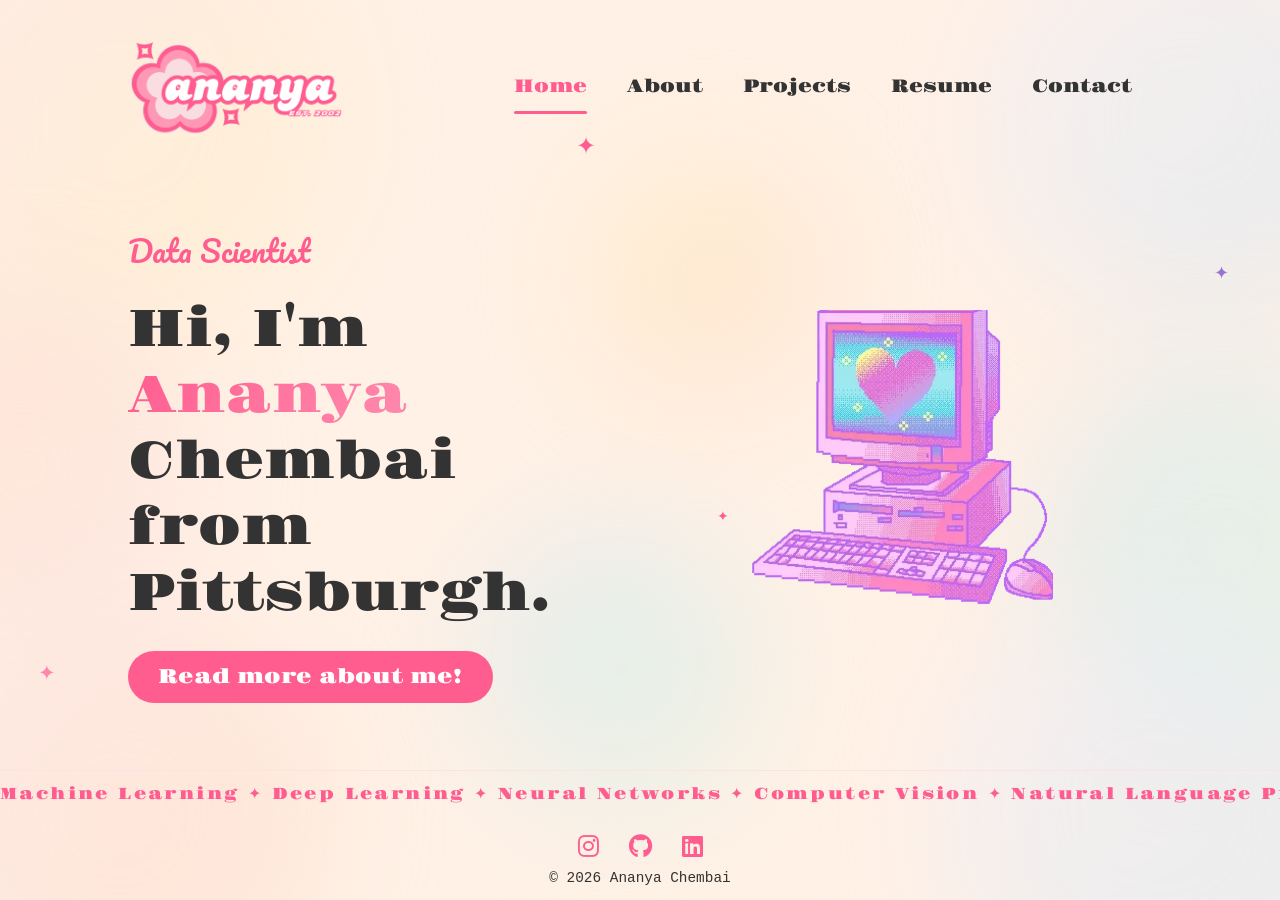
<file: index.html>
<!DOCTYPE html>
<html lang="en">
<head>
    <meta charset="UTF-8">
    <meta name="viewport" content="width=device-width, initial-scale=1.0">
    <meta name="description" content="Portfolio of Ananya Chembai, a data scientist in Pittsburgh — machine learning, deep learning, and data engineering projects.">
    <title>Ananya Chembai — Data Scientist</title>
    <link rel="preconnect" href="https://fonts.googleapis.com">
    <link rel="preconnect" href="https://fonts.gstatic.com" crossorigin>
    <link href="https://fonts.googleapis.com/css2?family=Gravitas+One&family=Pacifico&display=swap" rel="stylesheet">
    <link rel="stylesheet" href="https://cdnjs.cloudflare.com/ajax/libs/font-awesome/6.3.0/css/all.min.css">
    <link rel="stylesheet" href="style.css?v=4">
</head>
<body class="home-page">

    <div class="bg" aria-hidden="true">
        <span class="blob b1"></span>
        <span class="blob b2"></span>
        <span class="blob b3"></span>
        <span class="blob b4"></span>
        <span class="blob b5"></span>
        <span class="blob b6"></span>
        <span class="blob b7"></span>
        <span class="blob b8"></span>
    </div>


    <div id="header" class="home">
        <div class="container">

    <!-- ---------NAV BAR--------- -->
            <nav>
                <a href="index.html"><img src="assets/ananya_logo.png" class="logo"></a>
                <ul id="nav-menu">
                    <i class="fas fa-times" id="close-icon"></i>
                    <li><a href="index.html" class="active">Home</a></li>
                    <li><a href="pages/about.html">About</a></li>
                    <li><a href="pages/portfolio.html">Projects</a></li>
                    <li><a href="pages/resume.html">Resume</a></li>
                    <li><a href="pages/contact.html">Contact</a></li>
                </ul>
                <i class="fas fa-bars" id="menu-icon"></i>
            </nav>

            <div class="sparkles" aria-hidden="true">
                <span class="sparkle s1">&#10022;</span>
                <span class="sparkle s2">&#10022;</span>
                <span class="sparkle s3">&#10022;</span>
                <span class="sparkle s4">&#10022;</span>
            </div>

    <!-- ---------HEADER SECTION--------- -->
            <div class="header-content">
                <div class="header-text">
                    <p class="tagline">Data Scientist</p>
                    <h1>Hi, I'm <span>Ananya</span><br>Chembai from<br>Pittsburgh.</h1>
                    <a href="pages/about.html" class="btn-primary">Read more about me!</a>
                </div>
                <img src="assets/pink_computer_gif.webp" class="pink-computer" alt="Pink retro computer animation">
            </div>

        </div>

    <!-- ---------SKILLS MARQUEE--------- -->
        <div class="marquee" aria-hidden="true">
            <div class="marquee-track">
                <span>Machine Learning &#10022; Deep Learning &#10022; Neural Networks &#10022; Computer Vision &#10022; Natural Language Processing &#10022; Generative AI &#10022; Reinforcement Learning &#10022; Feature Engineering &#10022;&nbsp;</span>
                <span>Machine Learning &#10022; Deep Learning &#10022; Neural Networks &#10022; Computer Vision &#10022; Natural Language Processing &#10022; Generative AI &#10022; Reinforcement Learning &#10022; Feature Engineering &#10022;&nbsp;</span>
            </div>
        </div>
    </div>

    <!-- ---------FOOTER--------- -->
    <footer>
        <div class="social-icons">
            <a href="https://www.instagram.com/holy.sheet.cake/" target="_blank" rel="noopener" aria-label="Instagram"><i class="fa-brands fa-instagram"></i></a>
            <a href="https://github.com/ananyachem" target="_blank" rel="noopener" aria-label="GitHub"><i class="fa-brands fa-github"></i></a>
            <a href="https://www.linkedin.com/in/ananyachembai/" target="_blank" rel="noopener" aria-label="LinkedIn"><i class="fa-brands fa-linkedin"></i></a>
        </div>
        <p>&copy; 2026 Ananya Chembai</p>
    </footer>

    <script>
        const menuIcon = document.getElementById('menu-icon');
        const closeIcon = document.getElementById('close-icon');
        const navMenu = document.getElementById('nav-menu');

        menuIcon.addEventListener('click', () => {
            navMenu.classList.add('open');
        });
        closeIcon.addEventListener('click', () => {
            navMenu.classList.remove('open');
        });
    </script>

    <script src="script.js"></script>
</body>
</html>
</file>
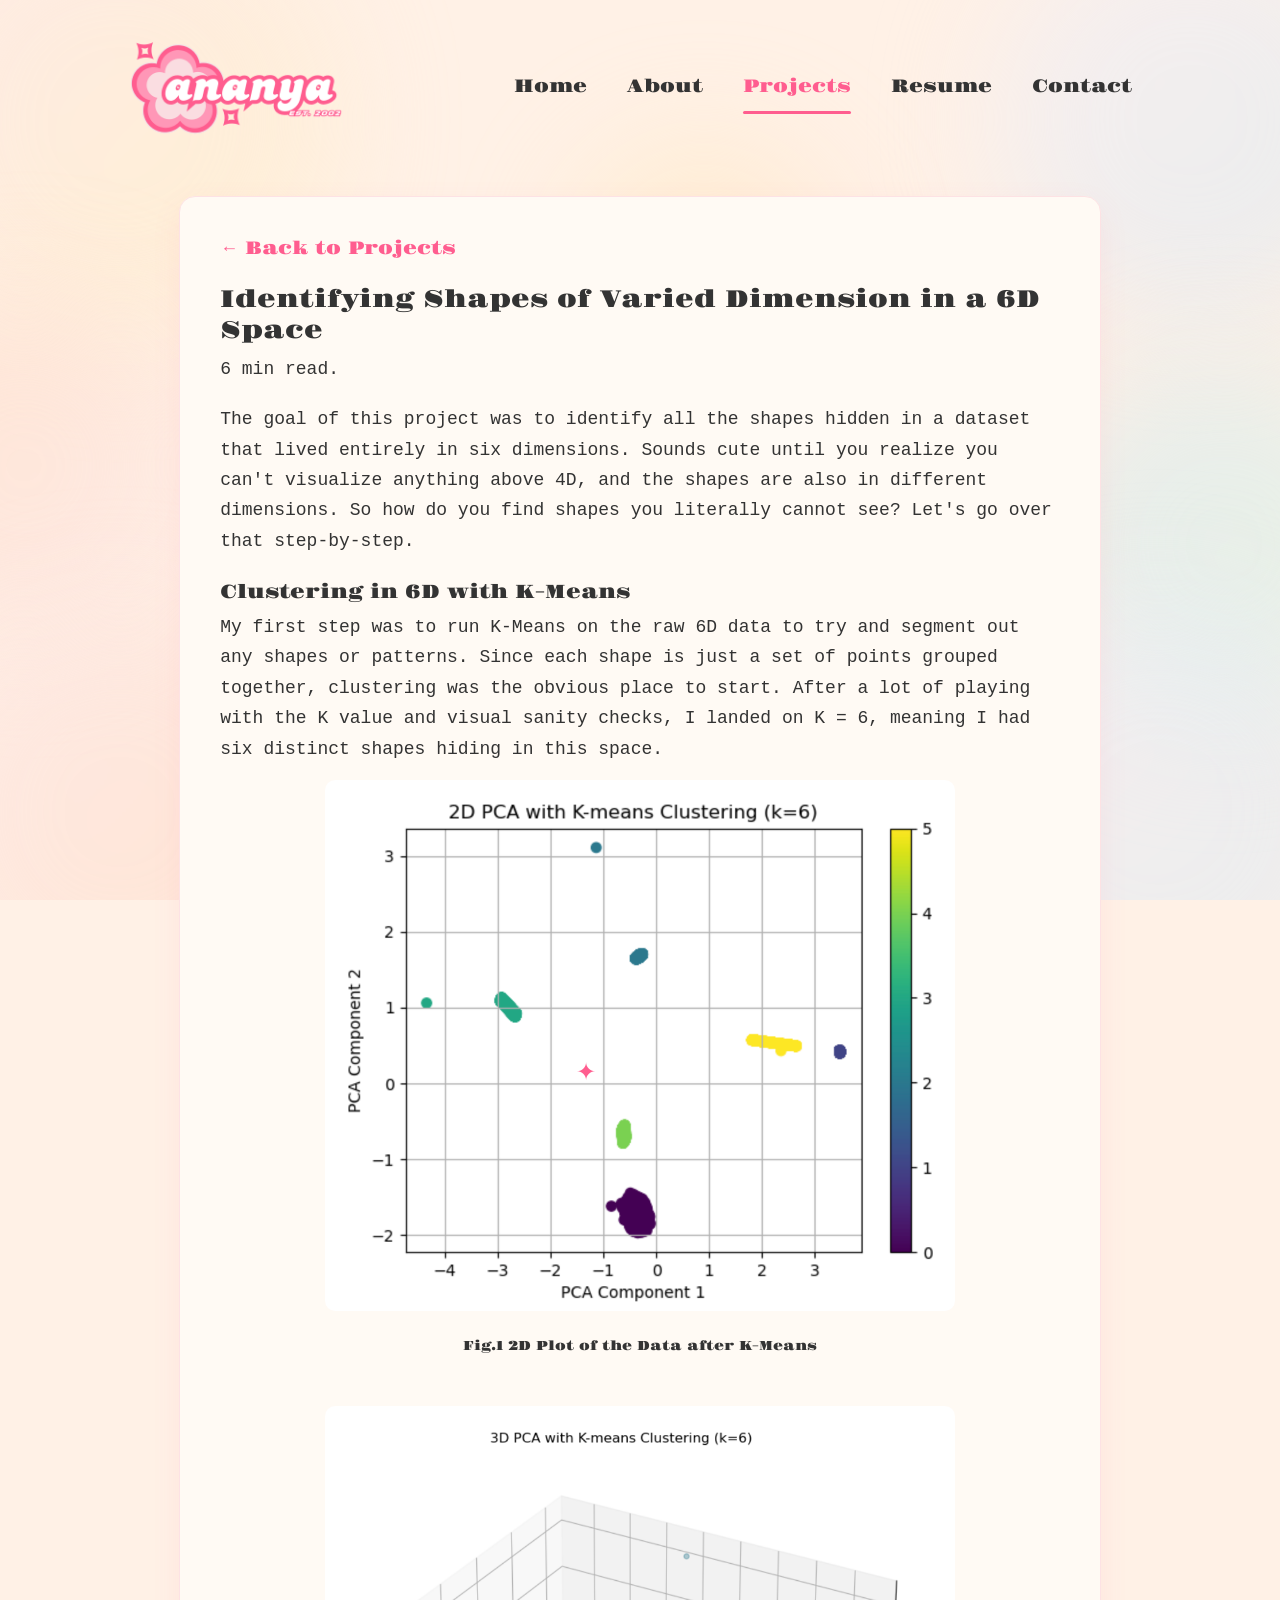
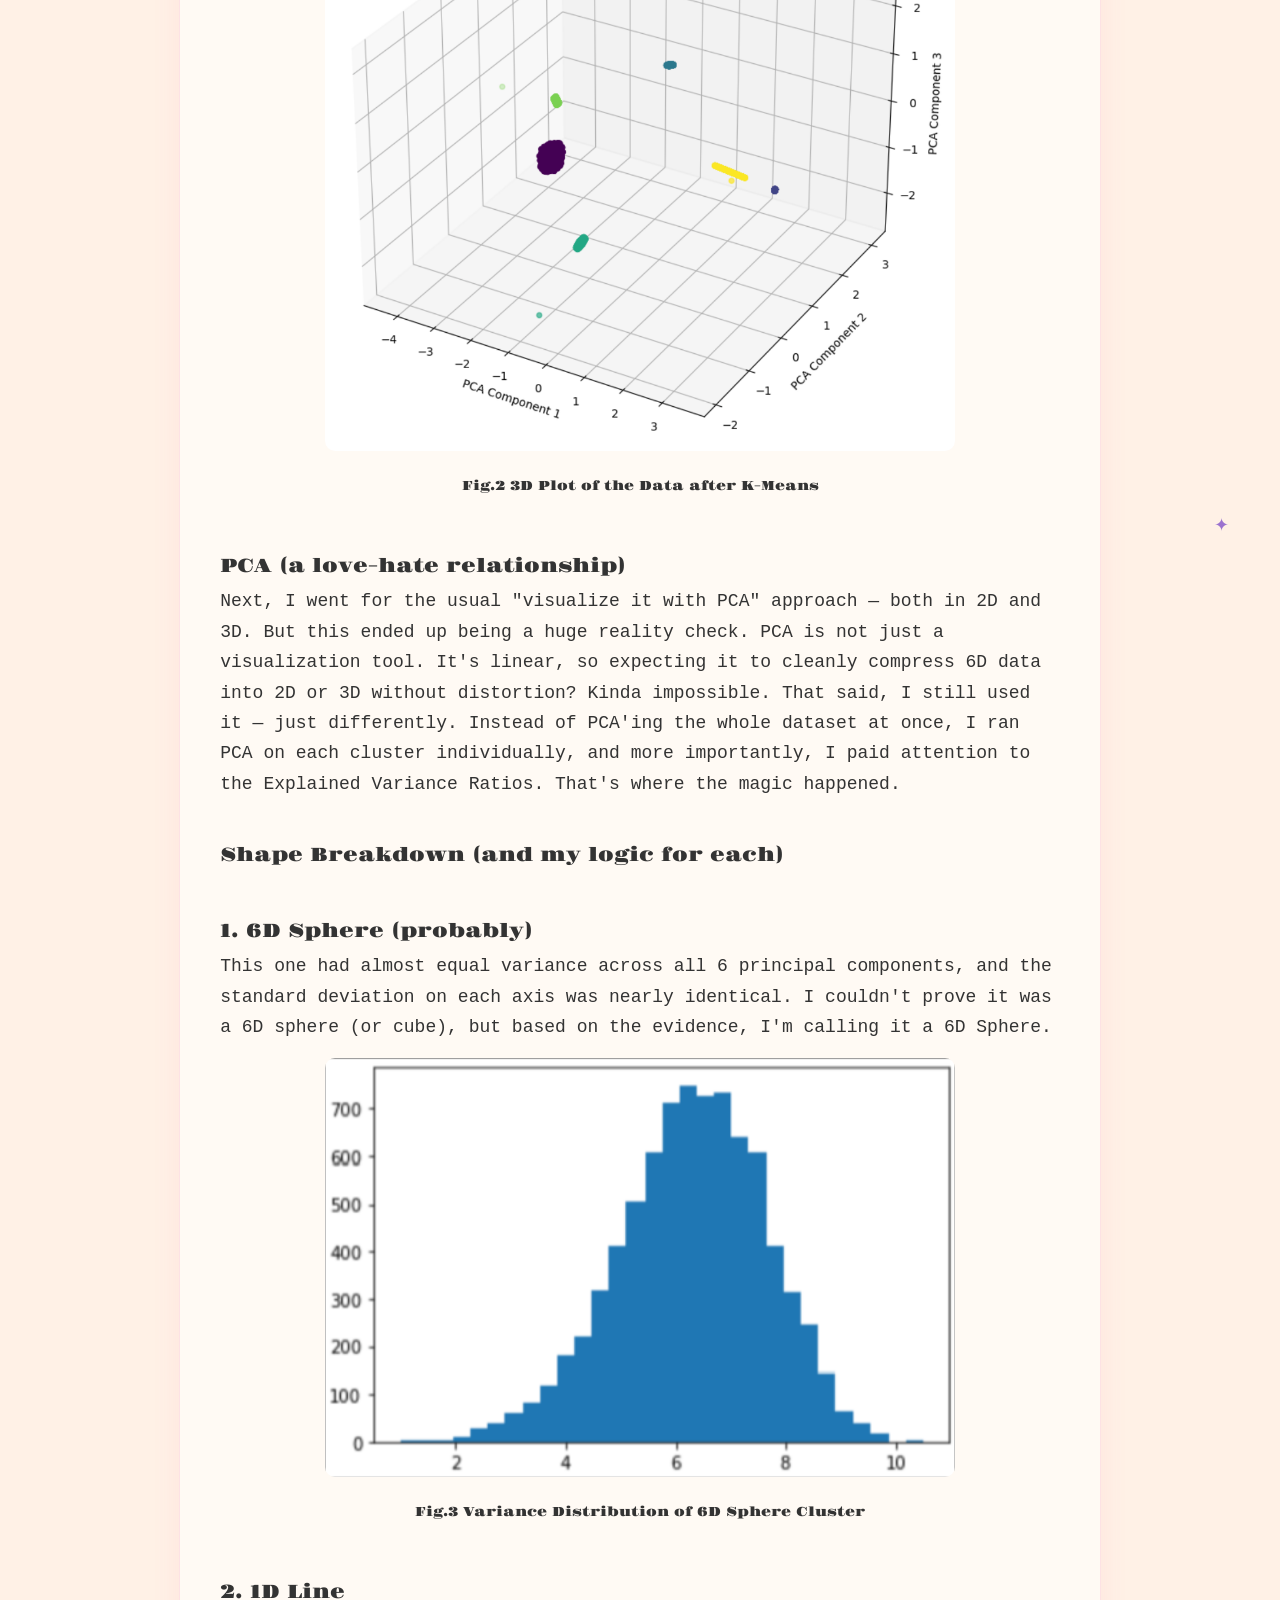
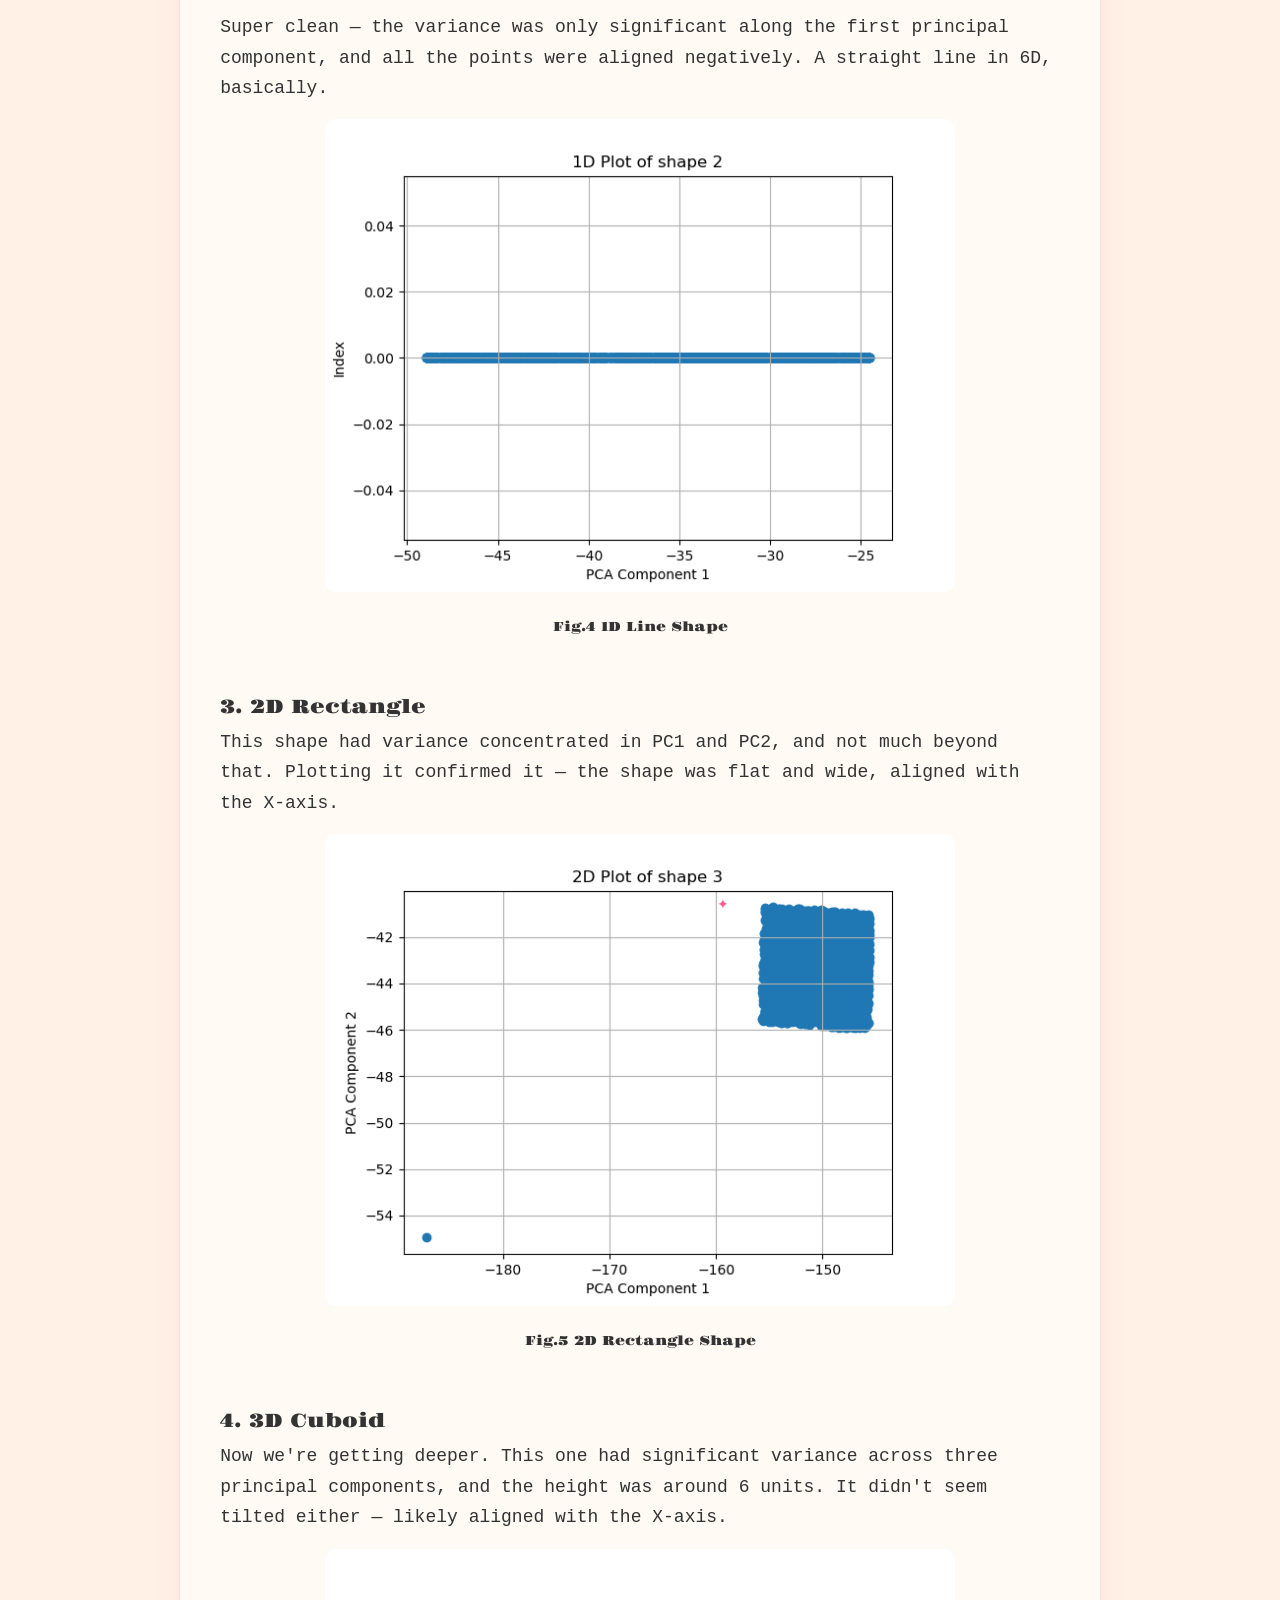
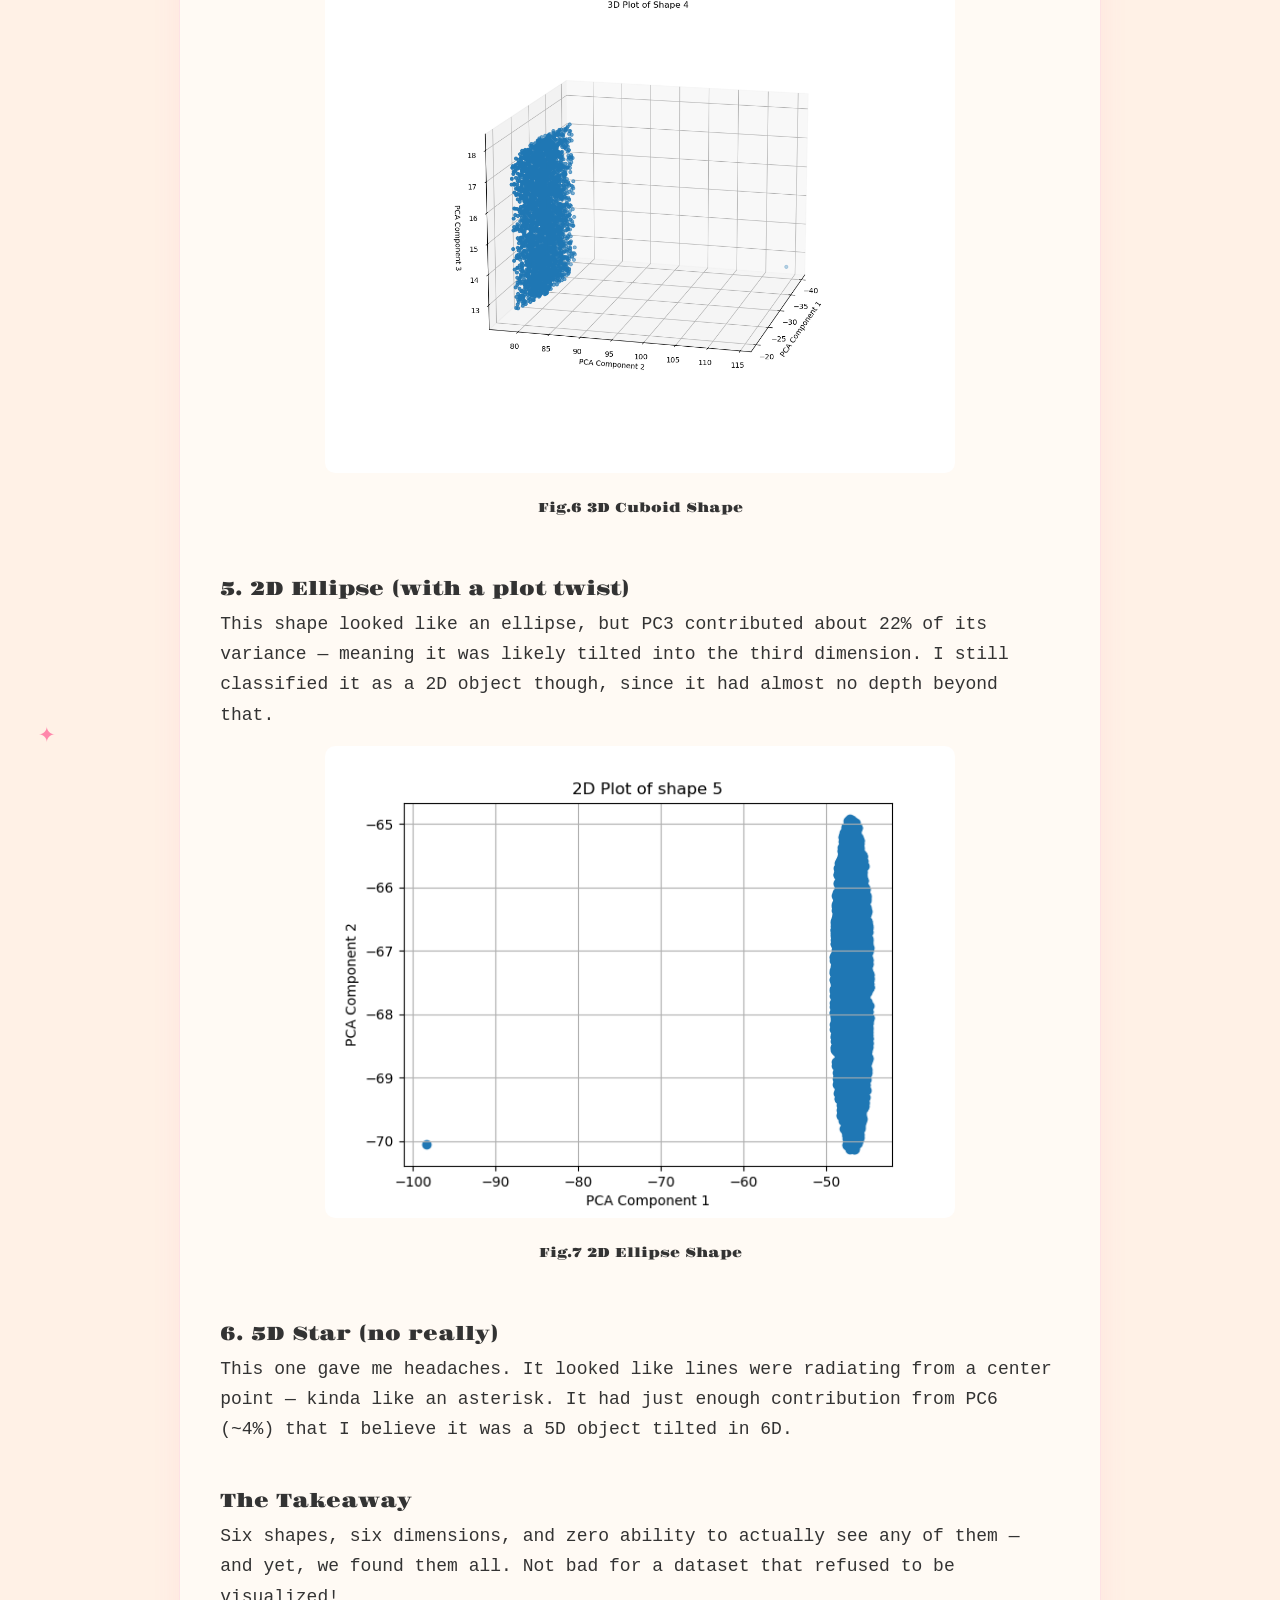
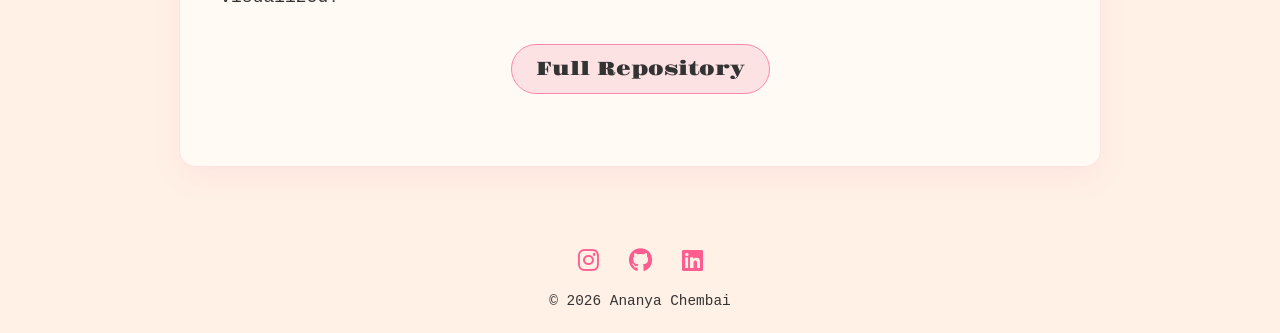
<file: pages/6dhunt.html>
<!DOCTYPE html>
<html lang="en">
<head>
    <meta charset="UTF-8">
    <meta name="viewport" content="width=device-width, initial-scale=1.0">
    <meta name="description" content="Hunting for hidden shapes in a six-dimensional dataset with K-Means and PCA — large-scale computing project by Ananya Chembai.">
    <title>6D Data Hunt — Ananya Chembai</title>
    <link rel="preconnect" href="https://fonts.googleapis.com">
    <link rel="preconnect" href="https://fonts.gstatic.com" crossorigin>
    <link href="https://fonts.googleapis.com/css2?family=Gravitas+One&family=Pacifico&display=swap" rel="stylesheet">
    <link rel="stylesheet" href="https://cdnjs.cloudflare.com/ajax/libs/font-awesome/6.3.0/css/all.min.css">
    <link rel="stylesheet" href="../style.css?v=4">
</head>
<body>

    <div class="bg" aria-hidden="true">
        <span class="blob b1"></span>
        <span class="blob b2"></span>
        <span class="blob b3"></span>
        <span class="blob b4"></span>
        <span class="blob b5"></span>
        <span class="blob b6"></span>
        <span class="blob b7"></span>
        <span class="blob b8"></span>
    </div>


    <div id="header">
        <div class="container">

    <!-- ---------NAV BAR--------- -->
            <nav>
                <a href="../index.html"><img src="../assets/ananya_logo.png" class="logo"></a>
                <ul id="nav-menu">
                    <i class="fas fa-times" id="close-icon"></i>
                    <li><a href="../index.html">Home</a></li>
                    <li><a href="../pages/about.html">About</a></li>
                    <li><a href="../pages/portfolio.html" class="active">Projects</a></li>
                    <li><a href="../pages/resume.html">Resume</a></li>
                    <li><a href="../pages/contact.html">Contact</a></li>
                </ul>
                <i class="fas fa-bars" id="menu-icon"></i>
            </nav>

    <!-- ---------6D HUNT SECTION--------- -->
            <div class="project-content">

                <a href="../pages/portfolio.html" class="back-link">&larr; Back to Projects</a>

                <h2>Identifying Shapes of Varied Dimension in a 6D Space</h2>
                <p>6 min read.</p><br>

                <p>The goal of this project was to identify all the shapes hidden in a dataset that lived entirely in six
                    dimensions. Sounds cute until you realize you can't visualize anything above 4D, and the shapes are also
                    in different dimensions. So how do you find shapes you literally cannot see? Let's go over that step-by-step.
                </p>

                <h3>Clustering in 6D with K-Means</h3>
                <p>My first step was to run K-Means on the raw 6D data to try and segment out any shapes or patterns. Since each
                    shape is just a set of points grouped together, clustering was the obvious place to start. After a lot of
                    playing with the K value and visual sanity checks, I landed on K = 6, meaning I had six distinct shapes hiding
                    in this space.
                </p>
                <center><img src="../assets/6dhunt/2dplot.png" alt="2D Plot after K-Means"><br><sub>Fig.1 2D Plot of the Data after K-Means</sub></center><br>
                <center><img src="../assets/6dhunt/3dplot.png" alt="3D Plot after K-Means"><br><sub>Fig.2 3D Plot of the Data after K-Means</sub></center><br>

                <h3>PCA (a love-hate relationship)</h3>
                <p>Next, I went for the usual "visualize it with PCA" approach — both in 2D and 3D. But this ended up being a huge
                    reality check. PCA is not just a visualization tool. It's linear, so expecting it to cleanly compress 6D data
                    into 2D or 3D without distortion? Kinda impossible. That said, I still used it — just differently. Instead of
                    PCA'ing the whole dataset at once, I ran PCA on each cluster individually, and more importantly, I paid attention
                    to the Explained Variance Ratios. That's where the magic happened.
                </p><br>

                <h3>Shape Breakdown (and my logic for each)</h3><br>

                <h3>1. 6D Sphere (probably)</h3>
                <p>This one had almost equal variance across all 6 principal components, and the standard deviation on each axis was
                    nearly identical. I couldn't prove it was a 6D sphere (or cube), but based on the evidence, I'm calling it a 6D Sphere.
                </p>
                <center><img src="../assets/6dhunt/hist.png" alt="Histogram of 6D Sphere cluster"><br><sub>Fig.3 Variance Distribution of 6D Sphere Cluster</sub></center><br>

                <h3>2. 1D Line</h3>
                <p>Super clean — the variance was only significant along the first principal component, and all the points were aligned
                    negatively. A straight line in 6D, basically.
                </p>
                <center><img src="../assets/6dhunt/line.png" alt="1D Line"><br><sub>Fig.4 1D Line Shape</sub></center><br>

                <h3>3. 2D Rectangle</h3>
                <p>This shape had variance concentrated in PC1 and PC2, and not much beyond that. Plotting it confirmed it — the shape was
                    flat and wide, aligned with the X-axis.
                </p>
                <center><img src="../assets/6dhunt/rectangle.png" alt="2D Rectangle"><br><sub>Fig.5 2D Rectangle Shape</sub></center><br>

                <h3>4. 3D Cuboid</h3>
                <p>Now we're getting deeper. This one had significant variance across three principal components, and the height was around
                    6 units. It didn't seem tilted either — likely aligned with the X-axis.
                </p>
                <center><img src="../assets/6dhunt/cuboid.png" alt="3D Cuboid"><br><sub>Fig.6 3D Cuboid Shape</sub></center><br>

                <h3>5. 2D Ellipse (with a plot twist)</h3>
                <p>This shape looked like an ellipse, but PC3 contributed about 22% of its variance — meaning it was likely tilted into the
                    third dimension. I still classified it as a 2D object though, since it had almost no depth beyond that.
                </p>
                <center><img src="../assets/6dhunt/ellipse.png" alt="2D Ellipse"><br><sub>Fig.7 2D Ellipse Shape</sub></center><br>

                <h3>6. 5D Star (no really)</h3>
                <p>This one gave me headaches. It looked like lines were radiating from a center point — kinda like an asterisk. It had just
                    enough contribution from PC6 (~4%) that I believe it was a 5D object tilted in 6D.
                </p><br>

                <h3>The Takeaway</h3>
                <p>Six shapes, six dimensions, and zero ability to actually see any of them — and yet, we found them all.
                    Not bad for a dataset that refused to be visualized!
                </p>

                <center>
                    <a href="https://github.com/ananyachem/6d-data-hunt" class="project-btn" target="_blank" rel="noopener">Full Repository</a>
                </center>

            </div>

        </div>
    </div>

    <!-- ---------FOOTER--------- -->
    <footer>
        <div class="social-icons">
            <a href="https://www.instagram.com/holy.sheet.cake/" target="_blank" rel="noopener" aria-label="Instagram"><i class="fa-brands fa-instagram"></i></a>
            <a href="https://github.com/ananyachem" target="_blank" rel="noopener" aria-label="GitHub"><i class="fa-brands fa-github"></i></a>
            <a href="https://www.linkedin.com/in/ananyachembai/" target="_blank" rel="noopener" aria-label="LinkedIn"><i class="fa-brands fa-linkedin"></i></a>
        </div>
        <p>&copy; 2026 Ananya Chembai</p>
    </footer>

    <script>
        const menuIcon = document.getElementById('menu-icon');
        const closeIcon = document.getElementById('close-icon');
        const navMenu = document.getElementById('nav-menu');

        menuIcon.addEventListener('click', () => {
            navMenu.classList.add('open');
        });
        closeIcon.addEventListener('click', () => {
            navMenu.classList.remove('open');
        });

        const revealObserver = new IntersectionObserver((entries) => {
            entries.forEach((entry) => {
                if (entry.isIntersecting) {
                    entry.target.classList.add('visible');
                    revealObserver.unobserve(entry.target);
                }
            });
        }, { threshold: 0.15 });

        document.querySelectorAll('.project-content center, .project-content h3').forEach((el) => {
            el.classList.add('reveal');
            revealObserver.observe(el);
        });
    </script>

    <script src="../script.js"></script>
</body>
</html>
</file>
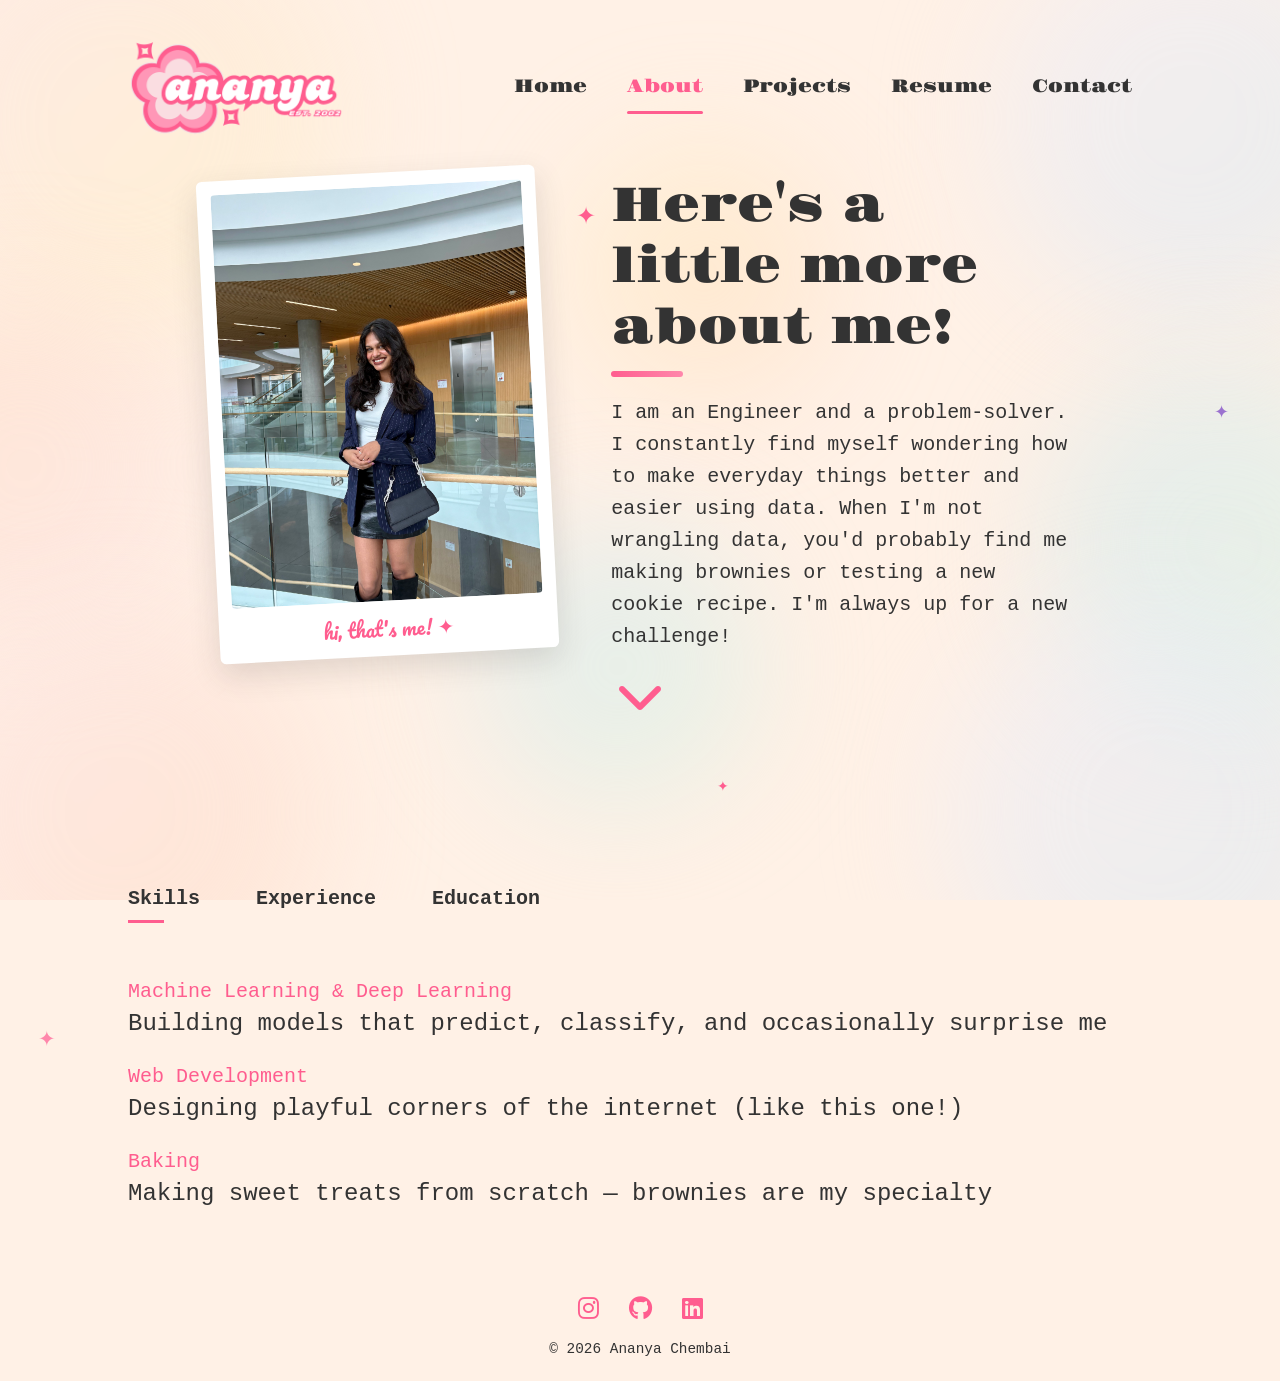
<file: pages/about.html>
<!DOCTYPE html>
<html lang="en">
<head>
    <meta charset="UTF-8">
    <meta name="viewport" content="width=device-width, initial-scale=1.0">
    <meta name="description" content="About Ananya Chembai — data scientist, engineer, and problem-solver with a love for baking.">
    <title>About — Ananya Chembai</title>
    <link rel="preconnect" href="https://fonts.googleapis.com">
    <link rel="preconnect" href="https://fonts.gstatic.com" crossorigin>
    <link href="https://fonts.googleapis.com/css2?family=Gravitas+One&family=Pacifico&display=swap" rel="stylesheet">
    <link rel="stylesheet" href="https://cdnjs.cloudflare.com/ajax/libs/font-awesome/6.3.0/css/all.min.css">
    <link rel="stylesheet" href="../style.css?v=4">
</head>
<body class="about-page">

    <div class="bg" aria-hidden="true">
        <span class="blob b1"></span>
        <span class="blob b2"></span>
        <span class="blob b3"></span>
        <span class="blob b4"></span>
        <span class="blob b5"></span>
        <span class="blob b6"></span>
        <span class="blob b7"></span>
        <span class="blob b8"></span>
    </div>


    <div id="header">
        <div class="container">

    <!-- ---------NAV BAR--------- -->
            <nav>
                <a href="../index.html"><img src="../assets/ananya_logo.png" class="logo"></a>
                <ul id="nav-menu">
                    <i class="fas fa-times" id="close-icon"></i>
                    <li><a href="../index.html">Home</a></li>
                    <li><a href="../pages/about.html" class="active">About</a></li>
                    <li><a href="../pages/portfolio.html">Projects</a></li>
                    <li><a href="../pages/resume.html">Resume</a></li>
                    <li><a href="../pages/contact.html">Contact</a></li>
                </ul>
                <i class="fas fa-bars" id="menu-icon"></i>
            </nav>

    <!-- ---------ABOUT SECTION--------- -->
            <div id="about">
                <div class="container">
                    <div class="about-hero">
                    <div class="row">

                        <div class="about-col-1">
                            <figure class="polaroid">
                                <img src="../assets/ananya_1.jpeg" alt="Ananya Chembai">
                                <figcaption>hi, that's me! &#10022;</figcaption>
                            </figure>
                        </div>

                        <div class="about-col-2">
                            <h2 class="sub-title">Here's a little more about me!</h2><br>
                            <p>
                                I am an Engineer and a problem-solver. I constantly find myself wondering
                                how to make everyday things better and easier using data. When I'm not
                                wrangling data, you'd probably find me making brownies or testing a new
                                cookie recipe. I'm always up for a new challenge!
                            </p>
                        </div>

                    </div><!-- /.row -->

                    <a href="#skills-section" class="scroll-down" aria-label="Jump to my skills">
                        <i class="fa-solid fa-chevron-down"></i>
                    </a>
                    </div><!-- /.about-hero -->

                        <div class="about-col-3" id="skills-section">
                            <div class="tab-titles">
                                <p class="tab-links active-link" onclick="opentab(event, 'skills')">Skills</p>
                                <p class="tab-links" onclick="opentab(event, 'experience')">Experience</p>
                                <p class="tab-links" onclick="opentab(event, 'education')">Education</p>
                            </div>

                            <div class="tab-contents">
                            <div class="tab-content active-tab" id="skills">
                                <ul>
                                    <li><span>Machine Learning & Deep Learning</span><br>Building models that predict, classify, and occasionally surprise me</li>
                                    <li><span>Web Development</span><br>Designing playful corners of the internet (like this one!)</li>
                                    <li><span>Baking</span><br>Making sweet treats from scratch — brownies are my specialty</li>
                                </ul>
                            </div>

                            <div class="tab-content" id="experience">
                                <ul>
                                    <li><span>May 2025 - Present</span><br>Data Engineer at PNC Bank</li>
                                    <li><span>Apr 2024 - Jul 2024</span><br>Financial Analyst Intern at UBS</li>
                                    <li><span>Jun 2022 - Aug 2022</span><br>Intern Consulting at Perficient</li>
                                </ul>
                            </div>

                            <div class="tab-content" id="education">
                                <ul>
                                    <li><span>2025</span><br>Master's in Data Analytics for Science from Carnegie Mellon University</li>
                                    <li><span>2024</span><br>Bachelor's in Computer Science from VIT, Vellore, India</li>
                                </ul>
                            </div>
                            </div>
                        </div>

                </div>
            </div>

        </div>
    </div>

    <!-- ---------FOOTER--------- -->
    <footer>
        <div class="social-icons">
            <a href="https://www.instagram.com/holy.sheet.cake/" target="_blank" rel="noopener" aria-label="Instagram"><i class="fa-brands fa-instagram"></i></a>
            <a href="https://github.com/ananyachem" target="_blank" rel="noopener" aria-label="GitHub"><i class="fa-brands fa-github"></i></a>
            <a href="https://www.linkedin.com/in/ananyachembai/" target="_blank" rel="noopener" aria-label="LinkedIn"><i class="fa-brands fa-linkedin"></i></a>
        </div>
        <p>&copy; 2026 Ananya Chembai</p>
    </footer>

    <script>
        const menuIcon = document.getElementById('menu-icon');
        const closeIcon = document.getElementById('close-icon');
        const navMenu = document.getElementById('nav-menu');

        menuIcon.addEventListener('click', () => {
            navMenu.classList.add('open');
        });
        closeIcon.addEventListener('click', () => {
            navMenu.classList.remove('open');
        });

        var tablinks = document.getElementsByClassName("tab-links");
        var tabcontents = document.getElementsByClassName("tab-content");

        function opentab(event, tabname){
            for(var tablink of tablinks){
                tablink.classList.remove("active-link");
            }
            for(var tabcontent of tabcontents){
                tabcontent.classList.remove("active-tab");
            }
            event.currentTarget.classList.add("active-link");
            document.getElementById(tabname).classList.add("active-tab");
        }
    </script>


    <script src="../script.js"></script>
</body>
</html>
</file>
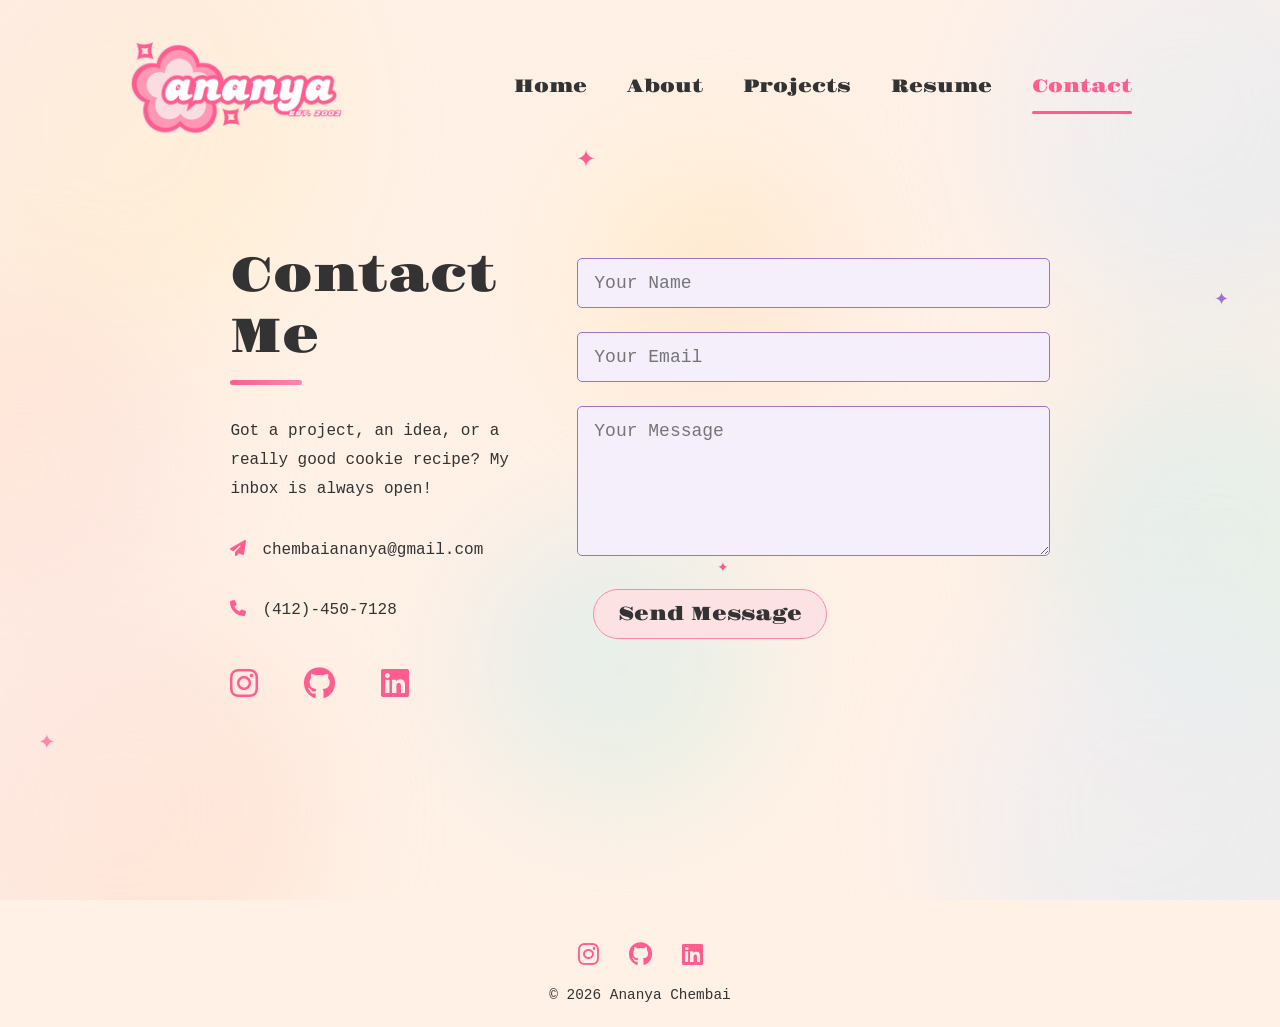
<file: pages/contact.html>
<!DOCTYPE html>
<html lang="en">
<head>
    <meta charset="UTF-8">
    <meta name="viewport" content="width=device-width, initial-scale=1.0">
    <meta name="format-detection" content="telephone=no">
    <meta name="description" content="Get in touch with Ananya Chembai — email, phone, and a contact form.">
    <title>Contact — Ananya Chembai</title>
    <link rel="preconnect" href="https://fonts.googleapis.com">
    <link rel="preconnect" href="https://fonts.gstatic.com" crossorigin>
    <link href="https://fonts.googleapis.com/css2?family=Gravitas+One&family=Pacifico&display=swap" rel="stylesheet">
    <link rel="stylesheet" href="https://cdnjs.cloudflare.com/ajax/libs/font-awesome/6.3.0/css/all.min.css">
    <link rel="stylesheet" href="../style.css?v=4">
</head>
<body>

    <div class="bg" aria-hidden="true">
        <span class="blob b1"></span>
        <span class="blob b2"></span>
        <span class="blob b3"></span>
        <span class="blob b4"></span>
        <span class="blob b5"></span>
        <span class="blob b6"></span>
        <span class="blob b7"></span>
        <span class="blob b8"></span>
    </div>


    <div id="header">
        <div class="container">

    <!-- ---------NAV BAR--------- -->
            <nav>
                <a href="../index.html"><img src="../assets/ananya_logo.png" class="logo"></a>
                <ul id="nav-menu">
                    <i class="fas fa-times" id="close-icon"></i>
                    <li><a href="../index.html">Home</a></li>
                    <li><a href="../pages/about.html">About</a></li>
                    <li><a href="../pages/portfolio.html">Projects</a></li>
                    <li><a href="../pages/resume.html">Resume</a></li>
                    <li><a href="../pages/contact.html" class="active">Contact</a></li>
                </ul>
                <i class="fas fa-bars" id="menu-icon"></i>
            </nav>

    <!-- ---------CONTACT SECTION--------- -->
            <div id="contact">
                <div class="container">
                    <div class="contact-container">

                        <div class="contact-left">
                            <h1 class="sub-title">Contact Me</h1>
                            <p>Got a project, an idea, or a really good cookie recipe? My inbox is always open!</p>
                            <p><i class="fa-solid fa-paper-plane"></i>chembaiananya@gmail.com</p>
                            <p><i class="fa-solid fa-phone"></i>(412)-450-7128</p>
                            <div class="social-icons">
                                <a href="https://www.instagram.com/holy.sheet.cake/" target="_blank" rel="noopener"><i class="fa-brands fa-instagram"></i></a>
                                <a href="https://github.com/ananyachem" target="_blank" rel="noopener"><i class="fa-brands fa-github"></i></a>
                                <a href="https://www.linkedin.com/in/ananyachembai/" target="_blank" rel="noopener"><i class="fa-brands fa-linkedin"></i></a>
                            </div>
                        </div>

                        <div class="contact-right">
                            <form action="https://formspree.io/f/mnnvpgog" method="POST">
                                <input type="text" name="Name" placeholder="Your Name" required>
                                <input type="email" name="Email" placeholder="Your Email" required>
                                <textarea name="message" rows="6" placeholder="Your Message" required></textarea>
                                <button type="submit" class="project-btn">Send Message</button>
                            </form>
                        </div>

                    </div>
                </div>
            </div>

        </div>
    </div>

    <!-- ---------FOOTER--------- -->
    <footer>
        <div class="social-icons">
            <a href="https://www.instagram.com/holy.sheet.cake/" target="_blank" rel="noopener" aria-label="Instagram"><i class="fa-brands fa-instagram"></i></a>
            <a href="https://github.com/ananyachem" target="_blank" rel="noopener" aria-label="GitHub"><i class="fa-brands fa-github"></i></a>
            <a href="https://www.linkedin.com/in/ananyachembai/" target="_blank" rel="noopener" aria-label="LinkedIn"><i class="fa-brands fa-linkedin"></i></a>
        </div>
        <p>&copy; 2026 Ananya Chembai</p>
    </footer>

    <script>
        const menuIcon = document.getElementById('menu-icon');
        const closeIcon = document.getElementById('close-icon');
        const navMenu = document.getElementById('nav-menu');

        menuIcon.addEventListener('click', () => {
            navMenu.classList.add('open');
        });
        closeIcon.addEventListener('click', () => {
            navMenu.classList.remove('open');
        });
    </script>

    <script src="../script.js"></script>
</body>
</html>
</file>
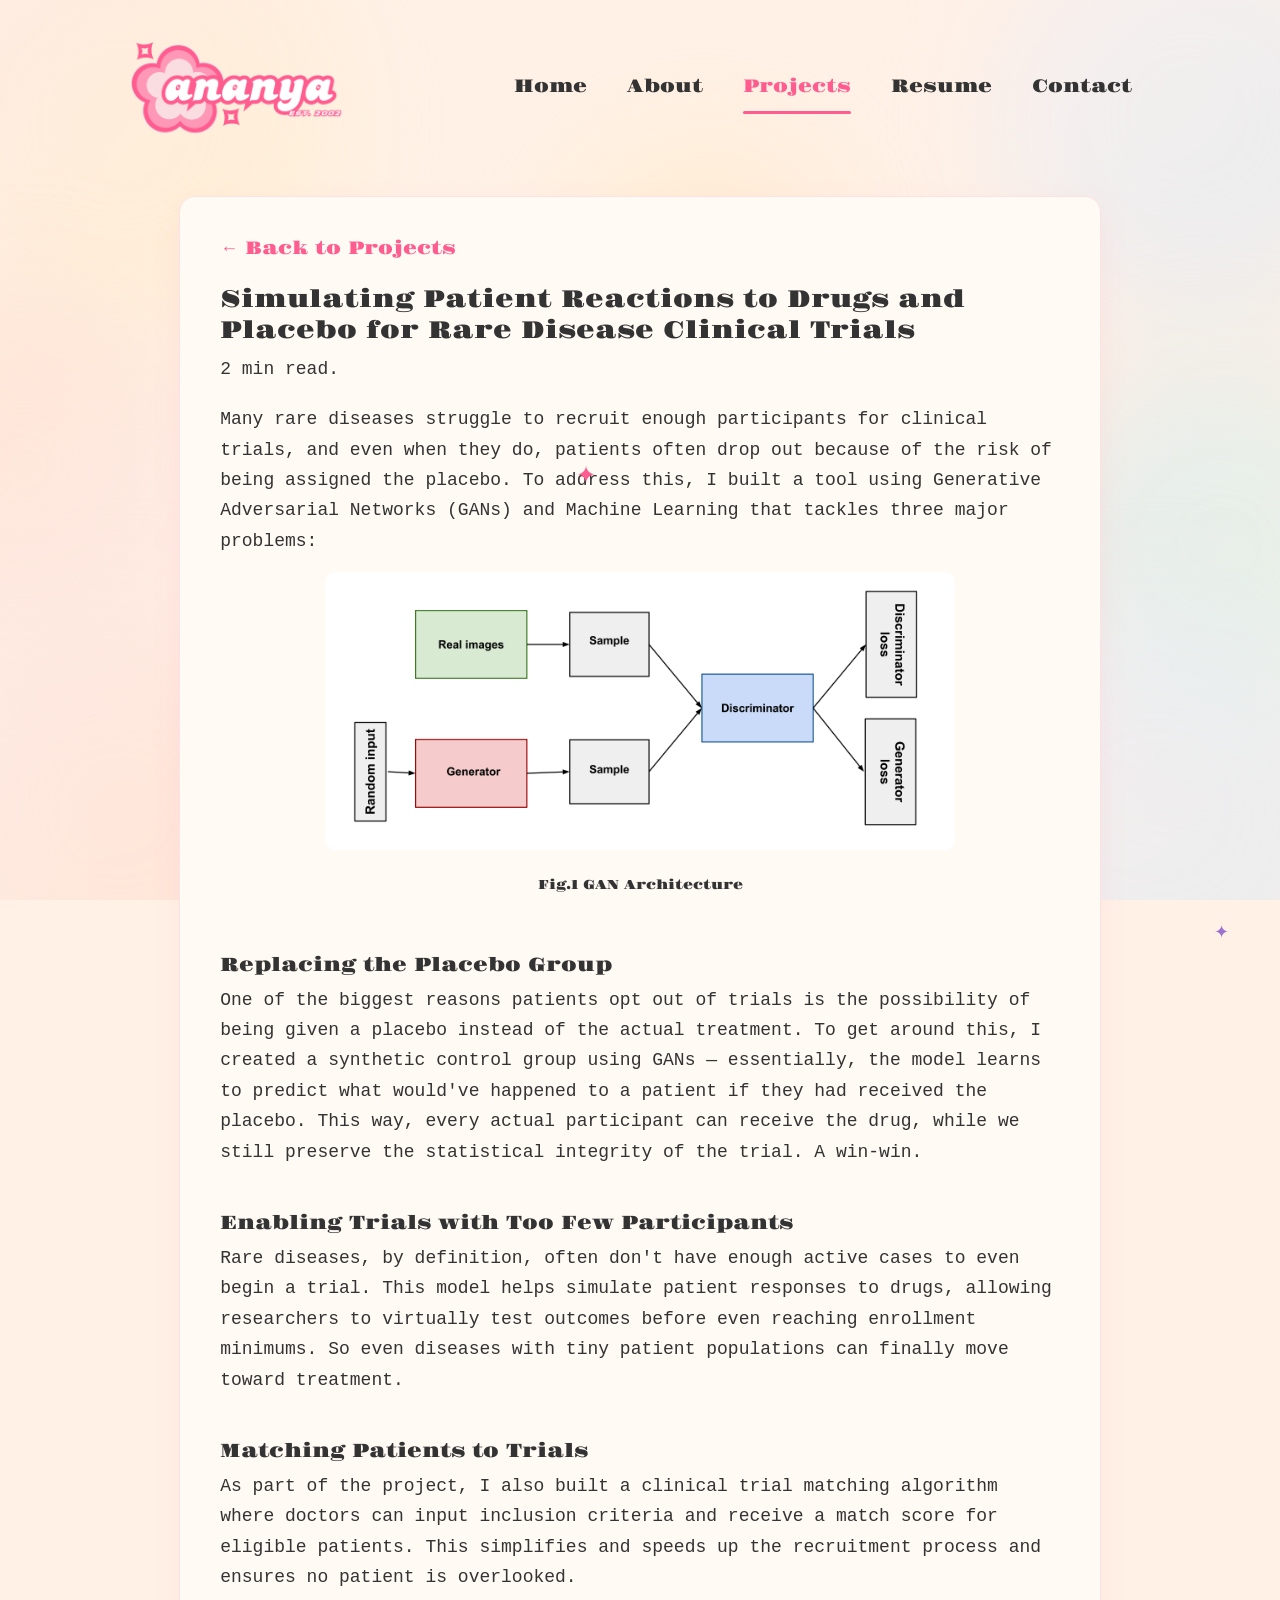
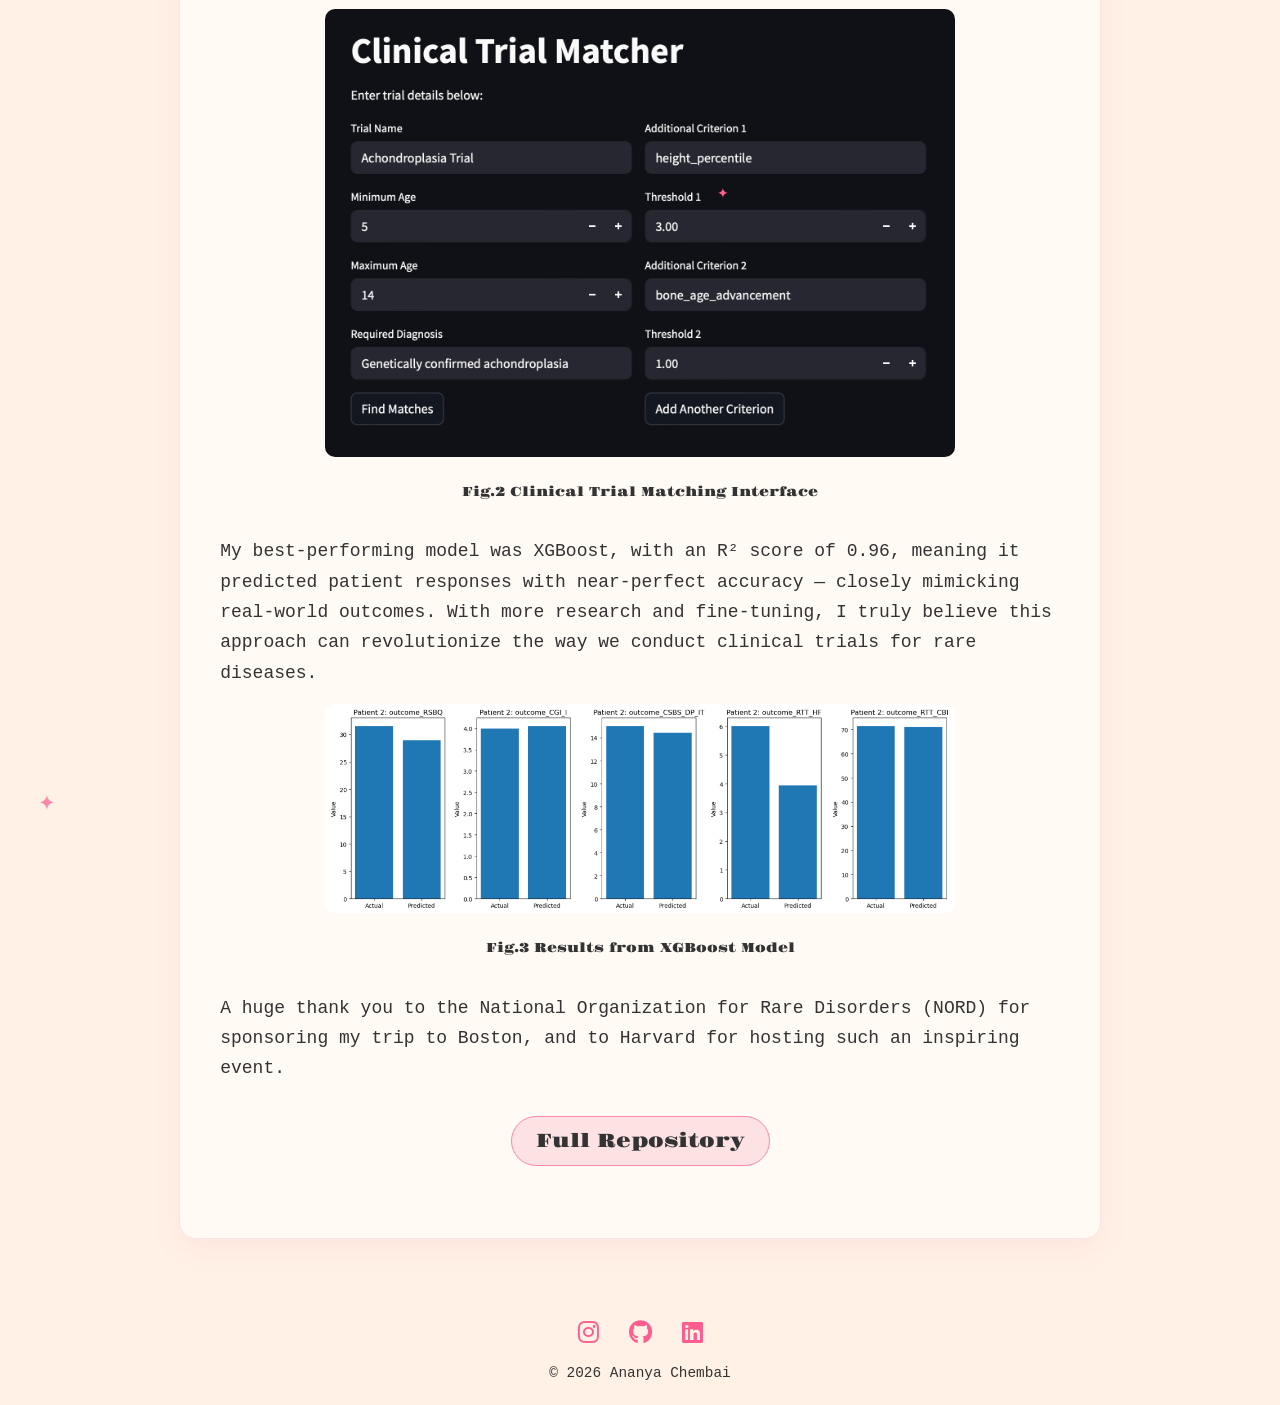
<file: pages/hackathon.html>
<!DOCTYPE html>
<html lang="en">
<head>
    <meta charset="UTF-8">
    <meta name="viewport" content="width=device-width, initial-scale=1.0">
    <meta name="description" content="Simulating patient reactions to drugs and placebo for rare disease clinical trials using GANs — Harvard Rare Disease Hackathon 2025 project by Ananya Chembai.">
    <title>Rare Disease Clinical Trials — Ananya Chembai</title>
    <link rel="preconnect" href="https://fonts.googleapis.com">
    <link rel="preconnect" href="https://fonts.gstatic.com" crossorigin>
    <link href="https://fonts.googleapis.com/css2?family=Gravitas+One&family=Pacifico&display=swap" rel="stylesheet">
    <link rel="stylesheet" href="https://cdnjs.cloudflare.com/ajax/libs/font-awesome/6.3.0/css/all.min.css">
    <link rel="stylesheet" href="../style.css?v=4">
</head>
<body>

    <div class="bg" aria-hidden="true">
        <span class="blob b1"></span>
        <span class="blob b2"></span>
        <span class="blob b3"></span>
        <span class="blob b4"></span>
        <span class="blob b5"></span>
        <span class="blob b6"></span>
        <span class="blob b7"></span>
        <span class="blob b8"></span>
    </div>


    <div id="header">
        <div class="container">

    <!-- ---------NAV BAR--------- -->
            <nav>
                <a href="../index.html"><img src="../assets/ananya_logo.png" class="logo"></a>
                <ul id="nav-menu">
                    <i class="fas fa-times" id="close-icon"></i>
                    <li><a href="../index.html">Home</a></li>
                    <li><a href="../pages/about.html">About</a></li>
                    <li><a href="../pages/portfolio.html" class="active">Projects</a></li>
                    <li><a href="../pages/resume.html">Resume</a></li>
                    <li><a href="../pages/contact.html">Contact</a></li>
                </ul>
                <i class="fas fa-bars" id="menu-icon"></i>
            </nav>

    <!-- ---------HACKATHON SECTION--------- -->
            <div class="project-content">

                <a href="../pages/portfolio.html" class="back-link">&larr; Back to Projects</a>

                <h2>Simulating Patient Reactions to Drugs and Placebo for Rare Disease Clinical Trials</h2>
                <p>2 min read.</p><br>

                <p>Many rare diseases struggle to recruit enough participants for clinical trials, and even when they do,
                    patients often drop out because of the risk of being assigned the placebo. To address this, I built a
                    tool using Generative Adversarial Networks (GANs) and Machine Learning that tackles three major problems:
                </p>
                <center><img src="../assets/hackathon/GAN_architecture.png" alt="GAN Architecture"><br><sub>Fig.1 GAN Architecture</sub></center><br>

                <h3>Replacing the Placebo Group</h3>
                <p>One of the biggest reasons patients opt out of trials is the possibility of being given a placebo instead
                    of the actual treatment. To get around this, I created a synthetic control group using GANs — essentially,
                    the model learns to predict what would've happened to a patient if they had received the placebo. This way,
                    every actual participant can receive the drug, while we still preserve the statistical integrity of the
                    trial. A win-win.
                </p><br>

                <h3>Enabling Trials with Too Few Participants</h3>
                <p>Rare diseases, by definition, often don't have enough active cases to even begin a trial. This model helps
                    simulate patient responses to drugs, allowing researchers to virtually test outcomes before even reaching
                    enrollment minimums. So even diseases with tiny patient populations can finally move toward treatment.
                </p><br>

                <h3>Matching Patients to Trials</h3>
                <p>As part of the project, I also built a clinical trial matching algorithm where doctors can input inclusion
                    criteria and receive a match score for eligible patients. This simplifies and speeds up the recruitment process
                    and ensures no patient is overlooked.
                </p>
                <center><img src="../assets/hackathon/trial_match.png" alt="Clinical Trial Matching Interface"><br><sub>Fig.2 Clinical Trial Matching Interface</sub></center><br>

                <p>My best-performing model was XGBoost, with an R² score of 0.96, meaning it predicted patient responses with
                    near-perfect accuracy — closely mimicking real-world outcomes. With more research and fine-tuning, I truly believe
                    this approach can revolutionize the way we conduct clinical trials for rare diseases.<br>
                </p>
                <center><img src="../assets/hackathon/model_results.png" alt="Results from XGBoost Model"><br><sub>Fig.3 Results from XGBoost Model</sub></center><br>

                <p>A huge thank you to the National Organization for Rare Disorders (NORD) for sponsoring my trip to Boston, and
                    to Harvard for hosting such an inspiring event.
                </p>

                <center>
                    <a href="https://github.com/ananyachem/" class="project-btn" target="_blank" rel="noopener">Full Repository</a>
                </center>

            </div>

        </div>
    </div>

    <!-- ---------FOOTER--------- -->
    <footer>
        <div class="social-icons">
            <a href="https://www.instagram.com/holy.sheet.cake/" target="_blank" rel="noopener" aria-label="Instagram"><i class="fa-brands fa-instagram"></i></a>
            <a href="https://github.com/ananyachem" target="_blank" rel="noopener" aria-label="GitHub"><i class="fa-brands fa-github"></i></a>
            <a href="https://www.linkedin.com/in/ananyachembai/" target="_blank" rel="noopener" aria-label="LinkedIn"><i class="fa-brands fa-linkedin"></i></a>
        </div>
        <p>&copy; 2026 Ananya Chembai</p>
    </footer>

    <script>
        const menuIcon = document.getElementById('menu-icon');
        const closeIcon = document.getElementById('close-icon');
        const navMenu = document.getElementById('nav-menu');

        menuIcon.addEventListener('click', () => {
            navMenu.classList.add('open');
        });
        closeIcon.addEventListener('click', () => {
            navMenu.classList.remove('open');
        });

        const revealObserver = new IntersectionObserver((entries) => {
            entries.forEach((entry) => {
                if (entry.isIntersecting) {
                    entry.target.classList.add('visible');
                    revealObserver.unobserve(entry.target);
                }
            });
        }, { threshold: 0.15 });

        document.querySelectorAll('.project-content center, .project-content h3').forEach((el) => {
            el.classList.add('reveal');
            revealObserver.observe(el);
        });
    </script>

    <script src="../script.js"></script>
</body>
</html>
</file>
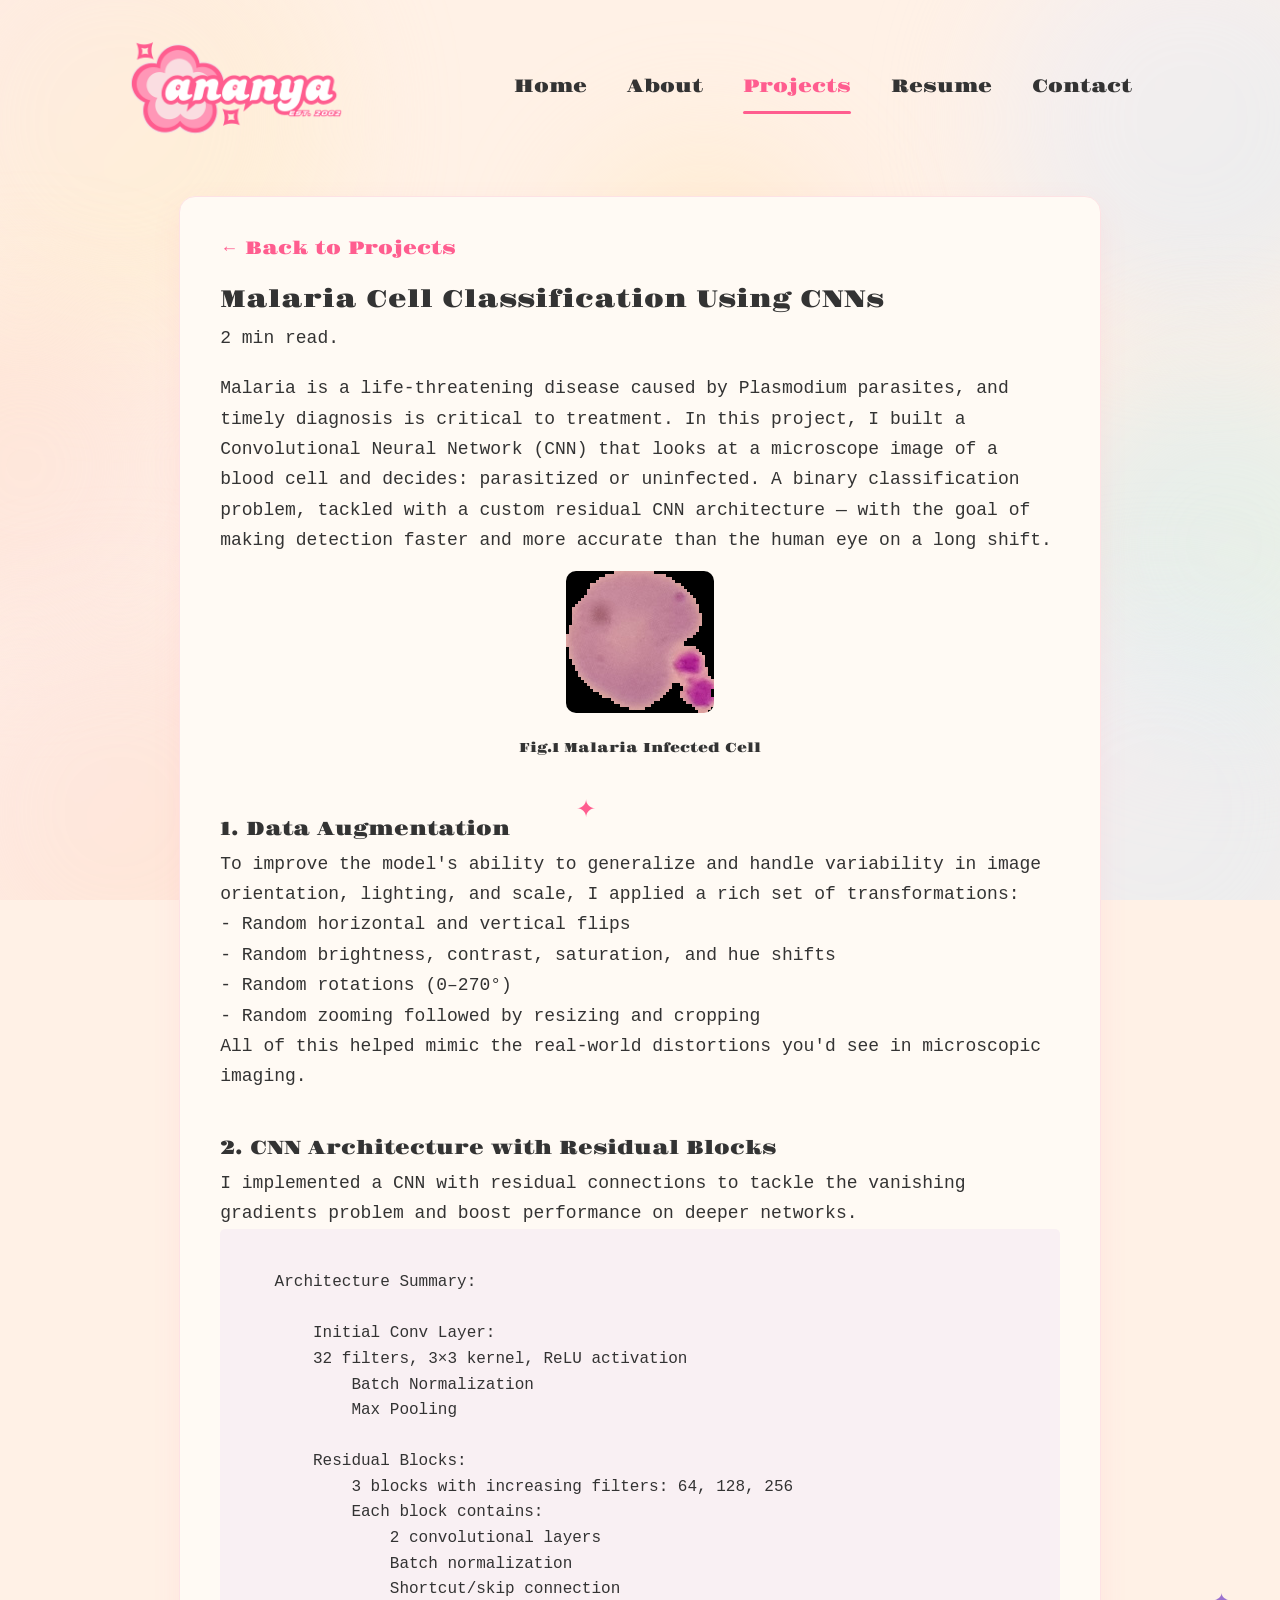
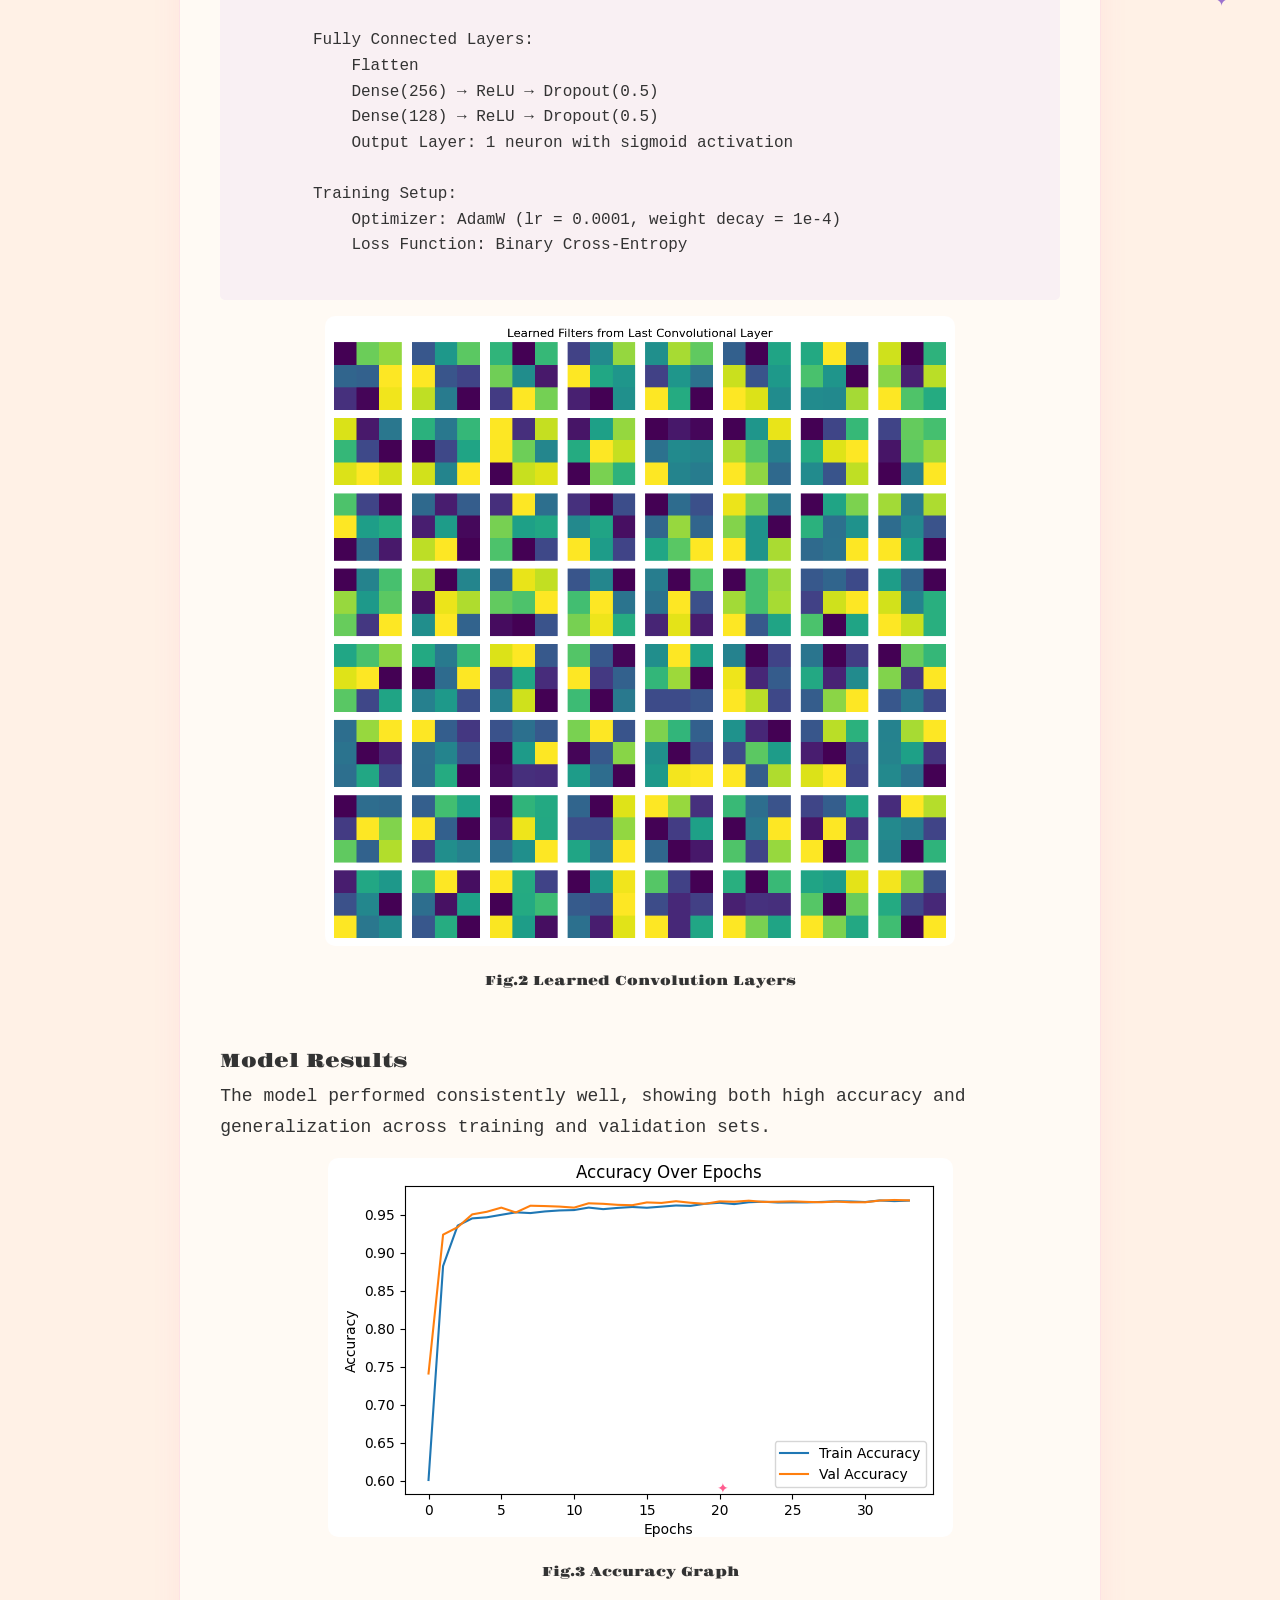
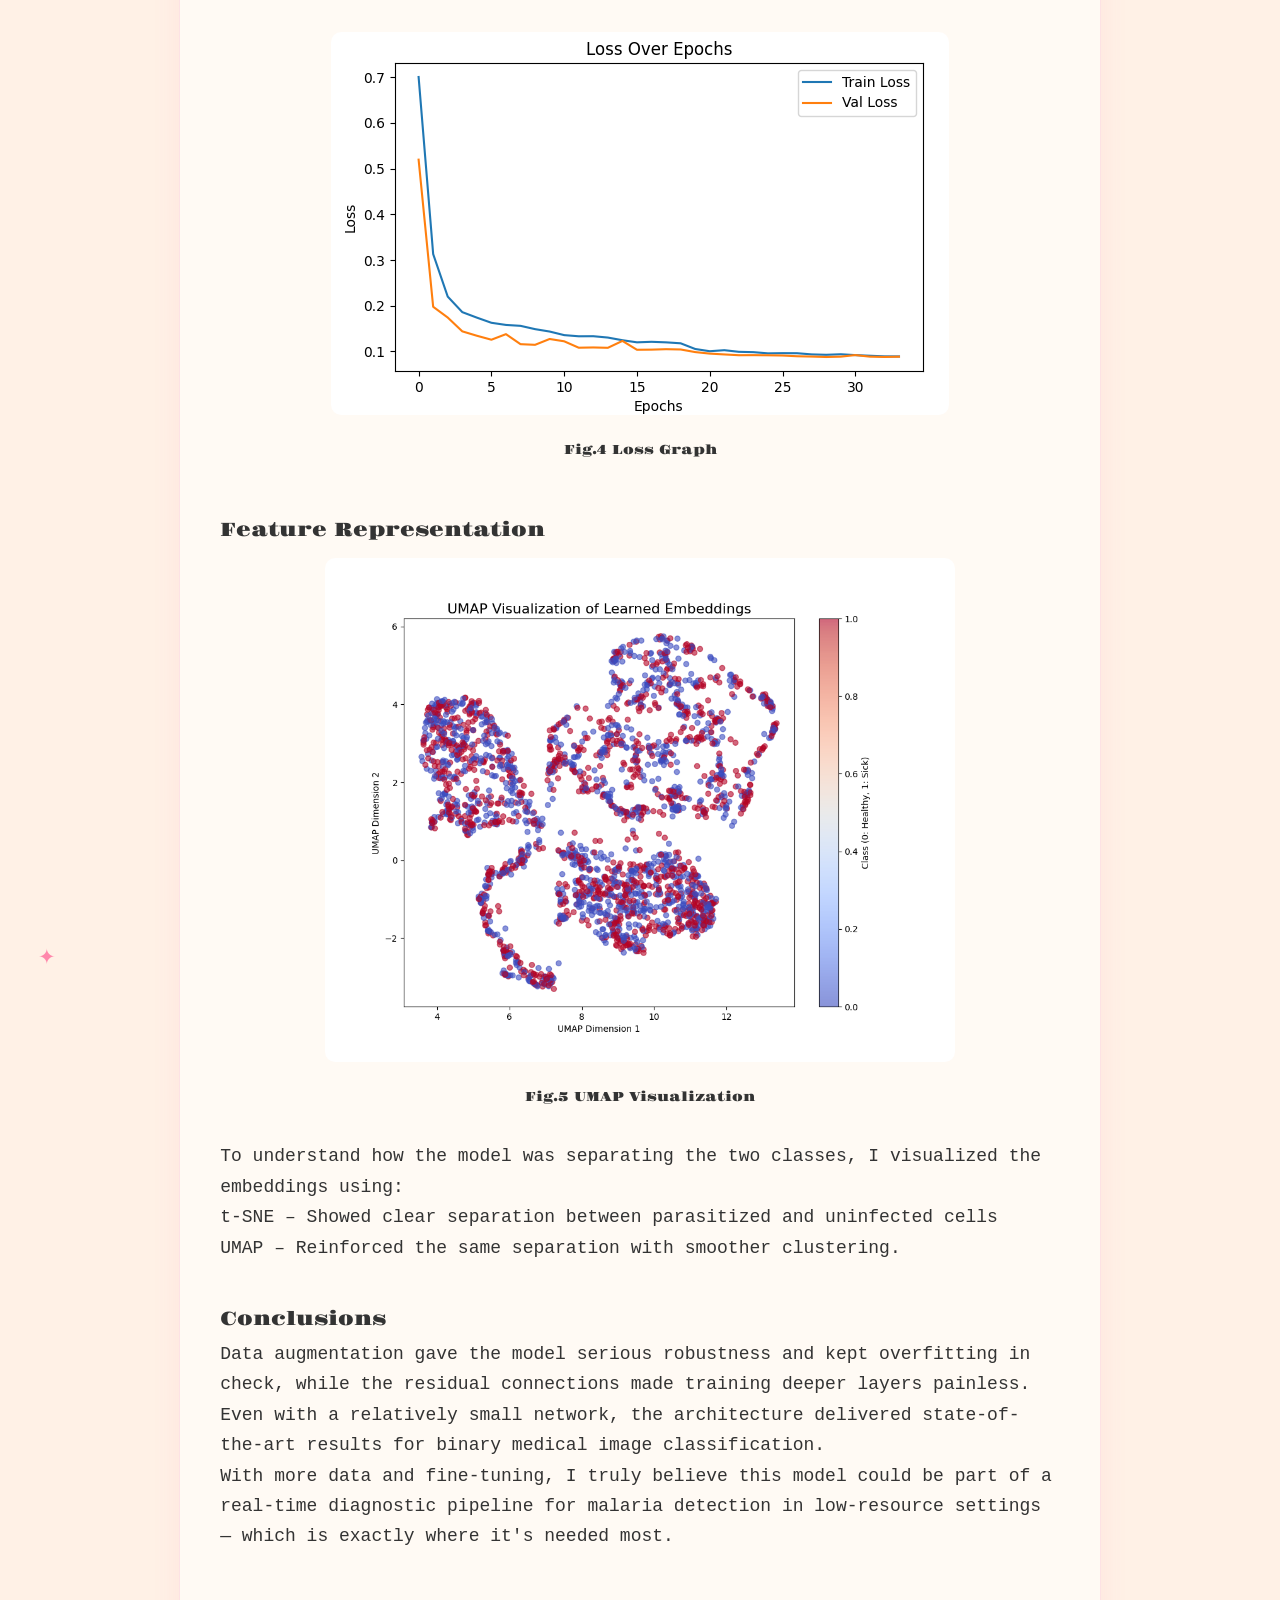
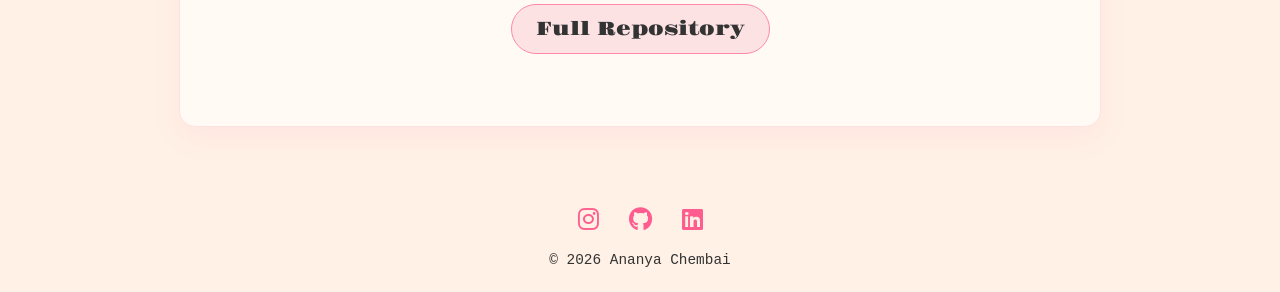
<file: pages/malaria.html>
<!DOCTYPE html>
<html lang="en">
<head>
    <meta charset="UTF-8">
    <meta name="viewport" content="width=device-width, initial-scale=1.0">
    <meta name="description" content="Classifying malaria-infected blood cells with a residual CNN — deep learning project by Ananya Chembai.">
    <title>Malaria Cell Classification — Ananya Chembai</title>
    <link rel="preconnect" href="https://fonts.googleapis.com">
    <link rel="preconnect" href="https://fonts.gstatic.com" crossorigin>
    <link href="https://fonts.googleapis.com/css2?family=Gravitas+One&family=Pacifico&display=swap" rel="stylesheet">
    <link rel="stylesheet" href="https://cdnjs.cloudflare.com/ajax/libs/font-awesome/6.3.0/css/all.min.css">
    <link rel="stylesheet" href="../style.css?v=4">
</head>
<body>

    <div class="bg" aria-hidden="true">
        <span class="blob b1"></span>
        <span class="blob b2"></span>
        <span class="blob b3"></span>
        <span class="blob b4"></span>
        <span class="blob b5"></span>
        <span class="blob b6"></span>
        <span class="blob b7"></span>
        <span class="blob b8"></span>
    </div>


    <div id="header">
        <div class="container">

    <!-- ---------NAV BAR--------- -->
            <nav>
                <a href="../index.html"><img src="../assets/ananya_logo.png" class="logo"></a>
                <ul id="nav-menu">
                    <i class="fas fa-times" id="close-icon"></i>
                    <li><a href="../index.html">Home</a></li>
                    <li><a href="../pages/about.html">About</a></li>
                    <li><a href="../pages/portfolio.html" class="active">Projects</a></li>
                    <li><a href="../pages/resume.html">Resume</a></li>
                    <li><a href="../pages/contact.html">Contact</a></li>
                </ul>
                <i class="fas fa-bars" id="menu-icon"></i>
            </nav>

    <!-- ---------MALARIA SECTION--------- -->
            <div class="project-content">

                <a href="../pages/portfolio.html" class="back-link">&larr; Back to Projects</a>

                <h2>Malaria Cell Classification Using CNNs</h2>
                <p>2 min read.</p><br>
                <p>Malaria is a life-threatening disease caused by Plasmodium parasites, and timely diagnosis is critical to
                    treatment. In this project, I built a Convolutional Neural Network (CNN) that looks at a microscope image
                    of a blood cell and decides: parasitized or uninfected. A binary classification problem, tackled with a
                    custom residual CNN architecture — with the goal of making detection faster and more accurate than the
                    human eye on a long shift.
                </p>
                <center><img src="../assets/malaria/malaria_cell.png" class="malaria-img" alt="Malaria Infected Cell"><br><sub>Fig.1 Malaria Infected Cell</sub></center><br>

                <h3>1. Data Augmentation</h3>
                <p>To improve the model's ability to generalize and handle variability in image orientation, lighting, and scale,
                    I applied a rich set of transformations:
                    <br>- Random horizontal and vertical flips
                    <br>- Random brightness, contrast, saturation, and hue shifts
                    <br>- Random rotations (0–270°)
                    <br>- Random zooming followed by resizing and cropping
                    <br>All of this helped mimic the real-world distortions you'd see in microscopic imaging.
                </p><br>

                <h3>2. CNN Architecture with Residual Blocks</h3>
                <p>I implemented a CNN with residual connections to tackle the vanishing gradients problem and boost performance
                    on deeper networks.
                </p>
                <pre class="code-architecture">

    Architecture Summary:

        Initial Conv Layer:
        32 filters, 3×3 kernel, ReLU activation
            Batch Normalization
            Max Pooling

        Residual Blocks:
            3 blocks with increasing filters: 64, 128, 256
            Each block contains:
                2 convolutional layers
                Batch normalization
                Shortcut/skip connection

        Fully Connected Layers:
            Flatten
            Dense(256) → ReLU → Dropout(0.5)
            Dense(128) → ReLU → Dropout(0.5)
            Output Layer: 1 neuron with sigmoid activation

        Training Setup:
            Optimizer: AdamW (lr = 0.0001, weight decay = 1e-4)
            Loss Function: Binary Cross-Entropy
                    </pre>
                <center><img src="../assets/malaria/filters.png" alt="Learned Convolution Layers"><br><sub>Fig.2 Learned Convolution Layers</sub></center><br>

                <h3>Model Results</h3>
                <p>The model performed consistently well, showing both high accuracy and generalization across training and
                    validation sets.<br>
                </p>
                <center><img src="../assets/malaria/accuracy.png" alt="Accuracy Graph"><br><sub>Fig.3 Accuracy Graph</sub></center><br>
                <center><img src="../assets/malaria/loss.png" alt="Loss Graph"><br><sub>Fig.4 Loss Graph</sub></center><br>

                <h3>Feature Representation</h3>
                <center><img src="../assets/malaria/umap.png" alt="UMAP Visualization"><br><sub>Fig.5 UMAP Visualization</sub></center><br>
                <p>To understand how the model was separating the two classes, I visualized the embeddings using:
                    <br>t-SNE – Showed clear separation between parasitized and uninfected cells
                    <br>UMAP – Reinforced the same separation with smoother clustering.
                </p><br>

                <h3>Conclusions</h3>
                <p>Data augmentation gave the model serious robustness and kept overfitting in check, while the residual
                    connections made training deeper layers painless. Even with a relatively small network, the architecture
                    delivered state-of-the-art results for binary medical image classification.
                    <br>With more data and fine-tuning, I truly believe this model could be part of a real-time diagnostic
                    pipeline for malaria detection in low-resource settings — which is exactly where it's needed most.
                </p><br>

                <center>
                    <a href="https://github.com/ananyachem/" class="project-btn" target="_blank" rel="noopener">Full Repository</a>
                </center>

            </div>

        </div>
    </div>

    <!-- ---------FOOTER--------- -->
    <footer>
        <div class="social-icons">
            <a href="https://www.instagram.com/holy.sheet.cake/" target="_blank" rel="noopener" aria-label="Instagram"><i class="fa-brands fa-instagram"></i></a>
            <a href="https://github.com/ananyachem" target="_blank" rel="noopener" aria-label="GitHub"><i class="fa-brands fa-github"></i></a>
            <a href="https://www.linkedin.com/in/ananyachembai/" target="_blank" rel="noopener" aria-label="LinkedIn"><i class="fa-brands fa-linkedin"></i></a>
        </div>
        <p>&copy; 2026 Ananya Chembai</p>
    </footer>

    <script>
        const menuIcon = document.getElementById('menu-icon');
        const closeIcon = document.getElementById('close-icon');
        const navMenu = document.getElementById('nav-menu');

        menuIcon.addEventListener('click', () => {
            navMenu.classList.add('open');
        });
        closeIcon.addEventListener('click', () => {
            navMenu.classList.remove('open');
        });

        const revealObserver = new IntersectionObserver((entries) => {
            entries.forEach((entry) => {
                if (entry.isIntersecting) {
                    entry.target.classList.add('visible');
                    revealObserver.unobserve(entry.target);
                }
            });
        }, { threshold: 0.15 });

        document.querySelectorAll('.project-content center, .project-content h3').forEach((el) => {
            el.classList.add('reveal');
            revealObserver.observe(el);
        });
    </script>

    <script src="../script.js"></script>
</body>
</html>
</file>
<file: style.css>
*{
    margin: 0;
    padding: 0;
    font-family: "Gravitas One", serif;
    font-weight: 400;
    font-style: normal;
    box-sizing: border-box;
}

html{
    scroll-behavior: smooth;
    background-color: #fff1e6;
    overflow-x: hidden;
}

body{
    background-color: transparent;
    color: #333;
}

::selection{
    background: #ff5d8f;
    color: #fff;
}

::-webkit-scrollbar{
    width: 10px;
}
::-webkit-scrollbar-track{
    background: #fff1e6;
}
::-webkit-scrollbar-thumb{
    background: #ff87ab;
    border-radius: 999px;
    border: 2px solid #fff1e6;
}
::-webkit-scrollbar-thumb:hover{
    background: #ff5d8f;
}


/* ---------MOTION--------- */
@keyframes fade-up{
    from{
        opacity: 0;
        transform: translateY(1.5rem);
    }
    to{
        opacity: 1;
        transform: none;
    }
}
@keyframes float{
    0%, 100%{
        transform: translateY(0);
    }
    50%{
        transform: translateY(-0.75rem);
    }
}
@keyframes gradient-shift{
    0%, 100%{
        background-position: 0% 50%;
    }
    50%{
        background-position: 100% 50%;
    }
}
@keyframes drift{
    0%, 100%{
        transform: translate(0, 0) rotate(0deg) scale(1);
    }
    33%{
        transform: translate(3rem, -2.5rem) rotate(10deg) scale(1.08);
    }
    66%{
        transform: translate(-2.5rem, 2rem) rotate(-8deg) scale(0.94);
    }
}
@keyframes blob-morph{
    0%, 100%{
        border-radius: 60% 40% 55% 45% / 50% 60% 40% 50%;
    }
    33%{
        border-radius: 45% 55% 40% 60% / 60% 45% 55% 40%;
    }
    66%{
        border-radius: 55% 45% 60% 40% / 40% 55% 45% 60%;
    }
}
@keyframes marquee{
    to{
        transform: translateX(-50%);
    }
}
@keyframes twinkle{
    0%, 100%{
        opacity: 0.2;
        transform: scale(0.7) rotate(0deg);
    }
    50%{
        opacity: 1;
        transform: scale(1.15) rotate(20deg);
    }
}


/* ---------ABSTRACT BACKGROUND--------- */
/* one fixed layer of colourful blurred dots behind every page.
   body is transparent so this shows through; html holds the base cream. */
.bg{
    position: fixed;
    inset: 0;
    z-index: -1;
    overflow: hidden;
    pointer-events: none;
}
.bg .blob{
    position: absolute;
    border-radius: 50%;
    filter: blur(60px);
    opacity: 0.5;
    will-change: transform, border-radius;
}
.bg .b1{
    width: 27rem; height: 27rem; top: -6rem; left: -6rem;
    background: linear-gradient(135deg, #fde2e4, #fff1bf);
    animation: drift 20s ease-in-out infinite, blob-morph 16s ease-in-out infinite;
}
.bg .b2{
    width: 25rem; height: 25rem; top: -5rem; right: -7rem;
    background: linear-gradient(135deg, #f4effa, #cfe7f5);
    animation: drift 24s ease-in-out infinite reverse, blob-morph 19s ease-in-out infinite;
}
.bg .b3{
    width: 21rem; height: 21rem; top: 33%; left: -9rem;
    background: linear-gradient(135deg, #ffd9c0, #fde2e4);
    animation: drift 26s ease-in-out infinite, blob-morph 21s ease-in-out infinite reverse;
}
.bg .b4{
    width: 23rem; height: 23rem; top: 40%; right: -8rem;
    background: linear-gradient(135deg, #cfe7f5, #d6f5e3);
    animation: drift 22s ease-in-out infinite reverse, blob-morph 18s ease-in-out infinite;
}
.bg .b5{
    width: 25rem; height: 25rem; bottom: -7rem; left: -5rem;
    background: linear-gradient(135deg, #fde2e4, #ffd9c0);
    animation: drift 23s ease-in-out infinite, blob-morph 20s ease-in-out infinite reverse;
}
.bg .b6{
    width: 27rem; height: 27rem; bottom: -8rem; right: -6rem;
    background: linear-gradient(135deg, #f4effa, #cfe7f5);
    animation: drift 21s ease-in-out infinite reverse, blob-morph 17s ease-in-out infinite;
}
.bg .b7{
    width: 16rem; height: 16rem; top: 16%; left: 45%;
    background: linear-gradient(135deg, #fff1bf, #ffd9c0);
    animation: drift 28s ease-in-out infinite, blob-morph 23s ease-in-out infinite;
}
.bg .b8{
    width: 18rem; height: 18rem; bottom: 10%; left: 37%;
    background: linear-gradient(135deg, #cfe7f5, #d6f5e3);
    animation: drift 25s ease-in-out infinite reverse, blob-morph 22s ease-in-out infinite reverse;
}


/* ---------HEADER SECTION--------- */
#header{
    width: 100%;
    min-height: 100vh;
    position: relative;
}
.container{
    padding: 0.5rem 10%;
}
nav{
    display: flex;
    align-items: center;
    justify-content: space-between;
    padding: 1rem 0;
}
.logo{
    width: 15rem;
    transition: transform 0.3s ease;
}
nav > a:hover .logo{
    transform: scale(1.04) rotate(-2deg);
}
nav ul{
    display: flex;
    align-items: center;
    position: relative;
}
nav ul li{
    display: inline-block;
    list-style: none;
    margin: 0.625rem 1.25rem;
}
nav ul li a{
    color: #333;
    text-decoration: none;
    font-size: 1.125rem;
    position: relative;
    transition: color 0.3s ease;
}
nav ul li a:hover,
nav ul li a.active{
    color: #ff5d8f;
}
/* one underline that slides to the hovered / active link */
.nav-indicator{
    position: absolute;
    bottom: -0.375rem;
    left: 0;
    width: 0;
    height: 0.2rem;
    border-radius: 999px;
    background: #ff5d8f;
    opacity: 0;
    pointer-events: none;
    transition: left 0.35s cubic-bezier(0.6, 0.2, 0.2, 1),
                width 0.35s cubic-bezier(0.6, 0.2, 0.2, 1),
                opacity 0.3s ease;
}
nav .fa-bars{
    display: none;
    font-size: 1.5rem;
    cursor: pointer;
    color: #ff5d8f;
}
nav ul .fa-times{
    display: none;
}
.home-page{
    height: 100svh;
    display: flex;
    flex-direction: column;
}
.home-page #header{
    flex: 1;
    min-height: 0;
}
.home-page footer{
    border-top: none;
    padding: 0.9rem 10%;
}
.home-page footer .social-icons{
    margin-bottom: 0.4rem;
}
.home{
    display: flex;
    flex-direction: column;
}
.home .container{
    flex: 1;
    display: flex;
    flex-direction: column;
}
.home .header-content{
    flex: 1;
    margin-top: 0;
}
.sparkles{
    position: absolute;
    inset: 0;
    pointer-events: none;
}
.sparkle{
    position: absolute;
    color: #ff87ab;
    animation: twinkle 3.5s ease-in-out infinite;
}
.sparkle.s1{
    top: 16%;
    left: 45%;
    font-size: 1.5rem;
    color: #ff5d8f;
}
.sparkle.s2{
    top: 32%;
    right: 4%;
    font-size: 1.1rem;
    color: #9b72cf;
    animation-delay: 0.8s;
}
.sparkle.s3{
    bottom: 16%;
    left: 3%;
    font-size: 1.3rem;
    animation-delay: 1.6s;
}
.sparkle.s4{
    top: 62%;
    left: 56%;
    font-size: 0.9rem;
    color: #ff5d8f;
    animation-delay: 2.4s;
}
.header-content {
    margin-top: 10%;
    display: flex;
    align-items: center;
    justify-content: space-between;
    gap: 1rem;
    flex-wrap: wrap;
}
.header-text{
    font-size: 1.875rem;
    flex: 1;
    min-width: 20rem;
}
.tagline{
    font-family: "Pacifico", cursive;
    color: #ff5d8f;
    animation: fade-up 0.7s ease 0.1s backwards;
}
.header-text h1{
    font-size: clamp(2.25rem, 4vh + 1rem, 3.5rem);
    margin-top: 1.25rem;
    animation: fade-up 0.7s ease 0.25s backwards;
}
.header-text h1 span{
    color: #ff5d8f;
    background: linear-gradient(120deg, #ff5d8f, #ff87ab, #9b72cf, #ff5d8f);
    background-size: 300% 100%;
    -webkit-background-clip: text;
    background-clip: text;
    -webkit-text-fill-color: transparent;
    animation: gradient-shift 6s ease infinite;
}
.header-text a{
    color: #333;
    font-size: 1.25rem;
}
a.btn-primary{
    display: inline-block;
    margin-top: 1.5rem;
    padding: clamp(0.55rem, 0.4rem + 0.6vw, 0.8rem) clamp(1.2rem, 0.8rem + 1.8vw, 1.9rem);
    font-size: clamp(0.95rem, 0.82rem + 0.6vw, 1.25rem);
    background: #ff5d8f;
    color: #fff;
    text-decoration: none;
    border-radius: 999px;
    transition: transform 0.25s ease, box-shadow 0.25s ease;
    animation: fade-up 0.7s ease 0.4s backwards;
}
a.btn-primary:hover{
    transform: translateY(-3px);
    box-shadow: 0 8px 20px rgba(255, 93, 143, 0.4);
}
.pink-computer{
    flex: 1;
    object-fit: contain;
    height: clamp(13rem, 34vh, 20rem);
    min-width: 17.5rem;
    animation: fade-up 0.7s ease 0.5s backwards, float 5s ease-in-out 1.2s infinite;
}
.marquee{
    overflow: hidden;
    border-top: 1px solid #fde2e4;
    padding: 0.85rem 0;
}
.marquee-track{
    display: flex;
    width: max-content;
    animation: marquee 28s linear infinite;
}
.marquee-track span{
    white-space: nowrap;
    color: #ff5d8f;
    font-size: 1rem;
    letter-spacing: 0.15rem;
}


/* ---------ABOUT ME SECTION--------- */
#about{
    padding: 5rem 0;
}
.row{
    display: flex;
    justify-content: center;
    align-items: center;
    flex-wrap: wrap;
    gap: 2.5rem;
}
.about-col-1{
    flex-shrink: 1;
    padding: 1rem;
    flex-basis: 40%;
    min-width: 250px;
}
.polaroid{
    background: #fff;
    padding: 0.9rem 0.9rem 0.6rem;
    border-radius: 6px;
    box-shadow: 0 12px 30px rgba(51, 51, 51, 0.15);
    transform: rotate(-3deg);
    transition: transform 0.35s ease;
    max-width: 440px;
    margin: 0 auto;
}
.polaroid:hover{
    transform: rotate(0deg) scale(1.02);
}
.polaroid img{
    width: 100%;
    height: auto;
    display: block;
    border-radius: 4px;
}
.polaroid figcaption{
    font-family: "Pacifico", cursive;
    color: #ff5d8f;
    text-align: center;
    margin-top: 0.6rem;
    font-size: 1.25rem;
}
.about-col-2{
    flex-basis: 45%;
    min-width: 250px;
}
.about-col-3{
    flex-basis: 100%;
}
.about-col-2 p, .about-col-2 span, .about-col-2 li{
    font-family: 'Courier New', Courier, monospace;
    font-size: 1.25rem;
    line-height: 2rem;
}
.about-col-3 p, .about-col-3 span, .about-col-3 li{
    font-family: 'Courier New', Courier, monospace;
    font-size: 1.25rem;
    line-height: 2rem;
}
.sub-title{
    font-size: 3rem;
}
.sub-title::after{
    content: '';
    display: block;
    width: 4.5rem;
    height: 0.35rem;
    border-radius: 999px;
    background: linear-gradient(90deg, #ff5d8f, #ff87ab);
    margin-top: 0.75rem;
}
/* Sequential reveal — content fades up in order on every page,
   mirroring the staggered entrance on the home page. */
.portfolio-header{
    animation: fade-up 0.6s ease backwards;
}
.about-col-1{ animation: fade-up 0.6s ease 0.1s backwards; }
.about-col-2{ animation: fade-up 0.6s ease 0.25s backwards; }
.about-col-3{ animation: fade-up 0.6s ease 0.4s backwards; }
/* Contact: every line of detail and every form field cascades in (snappy) */
.contact-left .sub-title{ animation: fade-up 0.45s ease 0.05s backwards; }
.contact-left p:nth-of-type(1){ animation: fade-up 0.45s ease 0.11s backwards; }
.contact-left p:nth-of-type(2){ animation: fade-up 0.45s ease 0.17s backwards; }
.contact-left p:nth-of-type(3){ animation: fade-up 0.45s ease 0.23s backwards; }
.contact-left .social-icons{ animation: fade-up 0.45s ease 0.29s backwards; }
.contact-right form input:nth-of-type(1){ animation: fade-up 0.45s ease 0.35s backwards; }
.contact-right form input:nth-of-type(2){ animation: fade-up 0.45s ease 0.41s backwards; }
.contact-right form textarea{ animation: fade-up 0.45s ease 0.47s backwards; }
.contact-right form button{ animation: fade-up 0.45s ease 0.53s backwards; }
.resume{ animation: fade-up 0.7s ease 0.15s backwards; }
.resume-container .project-btn{ animation: fade-up 0.7s ease 0.4s backwards; }
.tab-titles{
    display: flex;
    flex-wrap: wrap;
    gap: 0.5rem;
    margin: 3rem 0 2.5rem;
}
.tab-links{
    margin-right: 3rem;
    font-weight: bold;
    cursor: pointer;
    position: relative;
}
.tab-links::after{
    content: '';
    width: 0;
    height: 3px;
    background: #ff5d8f;
    position: absolute;
    left: 0;
    bottom: -8px;
    transition: 0.5s;
}
.tab-links.active-link::after{
    width: 50%;
}
.tab-content ul li{
    font-size: 1.5rem;
    list-style: none;
    margin: 1.25rem 0
}
.tab-content ul li span{
    color: #ff5d8f;
}
/* All three panels share one grid cell, so the container always reserves
   space for the tallest tab and the footer stays anchored when switching. */
.tab-contents{
    display: grid;
}
.tab-content{
    grid-area: 1 / 1;
    opacity: 0;
    visibility: hidden;
}
/* Only the incoming tab transitions (fades in); the outgoing one hides
   instantly, so the two never overlap mid-switch. */
.tab-content.active-tab{
    opacity: 1;
    visibility: visible;
    transition: opacity 0.35s ease;
}


/* ---------ABOUT PAGE: photo + intro fill the first screen; skills below--------- */
@keyframes bounce{
    0%, 100%{ transform: translateY(0); }
    50%{ transform: translateY(0.6rem); }
}
@keyframes glow-pulse{
    0%, 100%{
        text-shadow: 0 0 12px rgba(255, 93, 143, 0.65),
                     0 0 26px rgba(255, 93, 143, 0.4);
    }
    50%{
        text-shadow: 0 0 20px rgba(255, 93, 143, 0.95),
                     0 0 44px rgba(255, 93, 143, 0.7),
                     0 0 64px rgba(255, 93, 143, 0.4);
    }
}
.scroll-down{
    display: block;
    text-align: center;
    color: #ff5d8f;
    font-size: clamp(2rem, 1.5rem + 2vw, 3rem);
    text-decoration: none;
    margin-top: 0.75rem;
    animation: bounce 1.8s ease-in-out infinite,
               glow-pulse 1.8s ease-in-out infinite;
}
.scroll-down:hover{
    color: #ff87ab;
}

@media only screen and (min-width: 769px){
    .about-page #about{
        padding: 0;
    }
    /* drop the doubled-up inner padding so content has room */
    .about-page #about > .container{
        width: 100%;
        padding: 0;
    }
    /* the hero holds the polaroid + intro and fills the first screenful,
       with the scroll-down arrow resting near the bottom */
    .about-hero{
        min-height: 70vh;
        display: flex;
        flex-direction: column;
        justify-content: flex-start;
        padding-top: 0.5rem;
    }
    .about-hero .row{
        gap: 4rem;
    }
    /* let the column hug the photo so the 4rem gap is the real separation */
    .about-page .about-col-1{
        flex: 0 0 auto;
        padding: 0;
    }
    .about-page .polaroid{
        max-width: none;
    }
    .about-page .polaroid img{
        width: auto;
        max-width: 100%;
        max-height: 46vh;
    }
    /* skills sit below the fold, with breathing room above the titles */
    .about-page .about-col-3{
        padding-top: 2.5rem;
        padding-bottom: 1rem;
        scroll-margin-top: 1.5rem;
    }
}


/* ---------PORTFOLIO SECTION--------- */
#portfolio{
    padding: 5rem 0;
}
.portfolio-header{
    padding: 0.5rem 5%;
}
.project-list{
    display: grid;
    grid-template-columns: repeat(auto-fit, minmax(18rem, 1fr));
    grid-gap: 2.5rem;
    margin-top: 1rem;
    padding: 0 5%;
}
.project{
    border-radius: 10px;
    position: relative;
    overflow: hidden;
    cursor: pointer;
    animation: fade-up 0.6s ease backwards;
}
.project:nth-child(1){ animation-delay: 0.1s; }
.project:nth-child(2){ animation-delay: 0.2s; }
.project:nth-child(3){ animation-delay: 0.3s; }
.project:nth-child(4){ animation-delay: 0.4s; }
.project img{
    width: 100%;
    height: 220px;
    object-fit: cover;
    border-radius: 10px;
    display: block;
    transition: transform 0.4s;
}
.project:hover img{
    transform: scale(1.05);
}
.project{
    transition: box-shadow 0.3s ease, transform 0.3s ease;
}
.project:hover{
    box-shadow: 0 0 20px 10px #fde2e4;
    transform: translateY(-6px) rotate(-1deg);
}
.project::after{
    content: '';
    position: absolute;
    top: 0;
    left: -85%;
    width: 50%;
    height: 100%;
    background: linear-gradient(105deg, transparent, rgba(255, 255, 255, 0.45), transparent);
    transform: skewX(-20deg);
    pointer-events: none;
    z-index: 2;
    transition: left 0.6s ease;
}
.project:hover::after{
    left: 135%;
}
.project a{
    display: block;
    text-decoration: none;
    color: inherit;
}
.layer{
    width: 100%;
    height: 0;
    background: linear-gradient(rgba(0,0,0,0.3), rgba(255,93,143,0.85));
    border-radius: 10px;
    position: absolute;
    left: 0;
    bottom: 0;
    overflow: hidden;
    display: flex;
    flex-direction: column;
    align-items: center;
    justify-content: center;
    color: white;
    text-align: center;
    padding: 0 1rem;
    transition: height 0.4s ease;
}
.project:hover .layer{
    height: 100%;
}
.layer h2{
    font-size: 1.25rem;
    margin-bottom: 0.4rem;
}
.layer sub{
    font-size: 0.9rem;
    opacity: 0.9;
}
.project.coming-soon{
    cursor: default;
}


/* ---------PROJECTS SECTION--------- */
.back-link{
    display: inline-block;
    margin-bottom: 1.5rem;
    color: #ff5d8f;
    text-decoration: none;
    font-size: clamp(1rem, 0.95rem + 0.25vw, 1.125rem);
    transition: transform 0.25s ease;
}
.back-link:hover{
    text-decoration: underline;
    transform: translateX(-4px);
}
.reveal{
    opacity: 0;
    transform: translateY(2rem);
    transition: opacity 0.7s ease, transform 0.7s ease;
}
.reveal.visible{
    opacity: 1;
    transform: none;
}
.project-content{
    margin: 3% 5%;
    padding: 2.5rem;
    background: #fffaf4;
    border: 1px solid #fde2e4;
    border-radius: 16px;
    box-shadow: 0 10px 30px rgba(255, 93, 143, 0.08);
    animation: fade-up 0.6s ease backwards;
}
.project-content h2{
    margin-bottom: 0.5rem;
}
.project-content h3{
    margin: 1.5rem 0 0.5rem;
}
.project-content p{
    font-family: 'Courier New', Courier, monospace;
    font-size: 1.125rem;
    line-height: 1.9rem;
}
.project-content img{
    max-width: 75%;
    height: auto;
    display: block;
    margin: 0 auto;
    border-radius: 10px;
}
.project-content center{
    margin: 1rem 0;
}
.project-btn{
    display: inline-block;
    margin: 1rem;
    padding: clamp(0.5rem, 0.38rem + 0.5vw, 0.75rem) clamp(1rem, 0.75rem + 1.2vw, 1.5rem);
    font-size: clamp(0.95rem, 0.85rem + 0.45vw, 1.25rem);
    text-decoration: none;
    color: #333;
    background-color: #fde2e4;
    border: #ff87ab 1px solid;
    border-radius: 999px;
    cursor: pointer;
    transition: transform 0.25s ease, box-shadow 0.25s ease;
}
.project-btn:hover{
    transform: translateY(-2px);
    box-shadow: 0 6px 16px rgba(255, 135, 171, 0.5);
}
.malaria-img{
    max-width: 50% !important;
}
.code-architecture{
    font-family: 'Courier New', Courier, monospace;
    font-size: 1rem;
    overflow-x: auto;
    white-space: pre-wrap;
    word-break: break-word;
    background: #f9f0f3;
    padding: 1rem;
    border-radius: 5px;
    line-height: 1.6;
}


/* ---------RESUME SECTION--------- */
.resume-container{
    display: flex;
    flex-direction: column;
    justify-content: center;
    align-items: center;
    gap: 1.5rem;
    margin: 1rem 2rem 0 2rem;
}
.resume{
    width: 85%;
    max-width: 900px;
    height: 70vh;
    box-shadow: 0 0 20px #ff5d8f;
    border-radius: 8px;
}
/* ---------RESUME PAGE: keep the original size; scroll within the embed--------- */
@media only screen and (min-width: 769px){
    .resume-page .resume{
        width: 85%;
        max-width: 900px;
        height: 80vh;
    }
    /* the embed is interactive on desktop, so the download button is mobile-only */
    .resume-download{
        display: none;
    }
}


/* ---------CONTACT SECTION--------- */
#contact{
    padding: 3rem 0;
}
.contact-container{
    display: flex;
    flex-wrap: wrap;
    gap: 2rem;
    margin-top: 3%;
}
.contact-left{
    flex: 1;
    min-width: 220px;
}
.contact-right{
    flex: 1.5;
    min-width: 280px;
}
.contact-left p{
    margin-top: 2rem;
    font-family: 'Courier New', Courier, monospace;
    font-size: 1rem;
    line-height: 1.8;
}
.contact-left i{
    color: #ff5d8f;
    margin-right: 1rem;
}
.social-icons{
    margin-top: 2.5rem;
}
.social-icons a{
    text-decoration: none;
    font-size: 2rem;
    margin-right: 1.5rem;
    color: #ff5d8f;
    display: inline-block;
    transition: transform 0.3s;
}
.social-icons a:hover{
    color: #fad2e1;
    transform: translateY(-3px);
}
.contact-right form{
    width: 100%;
}
form input, form textarea{
    width: 100%;
    border: 1px solid #9b72cf;
    outline: none;
    background: #f4effa;
    padding: 0.875rem 1rem;
    margin: 0.75rem 0;
    color: #333;
    font-size: 1.125rem;
    border-radius: 5px;
    font-family: 'Courier New', Courier, monospace;
    transition: border-color 0.25s ease, box-shadow 0.25s ease;
}
form input:focus, form textarea:focus{
    border-color: #ff5d8f;
    box-shadow: 0 0 0 3px rgba(255, 93, 143, 0.15);
}


/* ---------FOOTER--------- */
footer{
    text-align: center;
    padding: 2.5rem 10% 1.5rem;
}
footer .social-icons{
    margin-top: 0;
    margin-bottom: 1rem;
}
footer .social-icons a{
    font-size: 1.5rem;
    margin: 0 0.75rem;
}
footer p{
    font-family: 'Courier New', Courier, monospace;
    font-size: 0.9rem;
}


/* ---------NARROW DESKTOP (max 1100px)--------- */
@media only screen and (max-width: 1100px){
    .logo{
        width: 12rem;
    }
    nav ul li{
        margin: 0.625rem 0.9rem;
    }
}


/* ---------TABLET (max 900px)--------- */
@media only screen and (max-width: 900px){
    .container{
        padding: 0.5rem 6%;
    }
    .logo{
        width: 12rem;
    }
    .header-text{
        font-size: 1.5rem;
    }
    .header-text h1{
        font-size: 2.75rem;
    }
    .about-col-2, .about-col-1{
        flex-basis: 48%;
    }
    .about-col-3{
        flex-basis: 100%;
    }
    .sub-title{
        font-size: 2.5rem;
    }
    .tab-titles{
        margin: 2rem 0 1.5rem;
    }
    .tab-content ul li{
        font-size: 1.25rem;
    }
    .project-content img{
        max-width: 90%;
    }
    .malaria-img{
        max-width: 70% !important;
    }
}


/* ---------MOBILE NAV (max 900px)--------- */
@media only screen and (max-width: 900px){
    nav .fa-bars{
        display: block;
    }
    /* sliding underline is desktop-only; vertical menu uses text color */
    .nav-indicator{
        display: none;
    }
    nav ul{
        position: fixed;
        top: 0;
        left: 0;
        width: 100%;
        height: 100vh;
        background: #fff1e6;
        flex-direction: column;
        align-items: center;
        justify-content: center;
        z-index: 100;
        opacity: 0;
        visibility: hidden;
        transform: translateY(-1.5rem);
        transition: opacity 0.35s ease, transform 0.35s ease, visibility 0.35s;
    }
    nav ul.open{
        opacity: 1;
        visibility: visible;
        transform: none;
    }
    nav ul li{
        margin: 1.5rem 0;
    }
    nav ul li a{
        font-size: 1.75rem;
    }
    nav ul .fa-times{
        display: block;
        position: absolute;
        top: 1.5rem;
        right: 1.5rem;
        font-size: 1.75rem;
        cursor: pointer;
        color: #ff5d8f;
    }
}


/* ---------ABOUT STACKS (max 768px)--------- */
@media only screen and (max-width: 768px){
    /* Center the photo and intro text once they stack */
    .about-col-1, .about-col-2{
        flex-basis: 100%;
    }
    .about-col-2{
        text-align: center;
    }
    .about-col-2 .sub-title::after{
        margin-left: auto;
        margin-right: auto;
    }
    /* the scroll-down arrow is only meaningful for the desktop hero */
    .scroll-down{
        display: none;
    }
    /* every page gets the same trim spacing from the nav and the footer */
    #about, #portfolio, #contact{
        padding: 2rem 0;
    }
    /* drop the nested container's top padding and the contact margin so the
       gap below the nav is identical on every page */
    #about > .container, #contact > .container{
        padding-top: 0;
    }
    .contact-container{
        margin-top: 0;
    }
}


/* ---------MOBILE (max 600px)--------- */
@media only screen and (max-width: 600px){
    .container{
        padding: 0.5rem 5%;
    }
    .logo{
        width: 10rem;
    }

    /* Home fits on a single screen on phones, marquee included */
    .home-page{
        height: 100svh;
    }
    /* min-height:0 lets the flex chain shrink so content can't overflow
       past its box and overlap the marquee below */
    .home .container{
        padding-top: 0;
        min-height: 0;
    }

    /* Header hero — compact so everything shows in one view */
    .header-content{
        margin-top: 0;
        gap: 0.75rem;
        flex-direction: column;
        justify-content: center;
        min-height: 0;
        text-align: center;
    }
    .header-text{
        font-size: 1rem;
        min-width: unset;
        width: 100%;
        flex: 0 0 auto;
    }
    .tagline{
        font-size: 1.05rem;
    }
    .header-text h1{
        font-size: 1.55rem;
        margin-top: 0.5rem;
    }
    a.btn-primary{
        font-size: 0.8rem;
        padding: 0.45rem 1rem;
        margin-top: 0.9rem;
    }
    .pink-computer{
        /* the computer absorbs the leftover vertical space (shrinking when
           tight) and is capped, so it never overflows onto the marquee */
        flex: 1 1 0;
        min-height: 0;
        height: auto;
        max-height: clamp(7rem, 19vh, 9rem);
        width: auto;
        max-width: 58%;
        min-width: unset;
        object-fit: contain;
        /* push it lower on the screen; viewport-relative so short phones
           keep a safe gap above the marquee while tall phones get more */
        margin-top: clamp(0.4rem, 6.5vh, 2cm);
        /* reserved space so it can never touch the marquee, even when the
           layout is tight on very small screens */
        margin-bottom: 0.85rem;
    }
    .marquee{
        padding: 0.6rem 0;
    }
    .marquee-track span{
        font-size: 0.85rem;
        letter-spacing: 0.1rem;
    }

    /* About */
    .about-col-1, .about-col-2, .about-col-3{
        flex-basis: 100%;
    }
    .polaroid{
        max-width: 300px;
    }
    .about-col-2 p, .about-col-2 span, .about-col-2 li,
    .about-col-3 p, .about-col-3 span, .about-col-3 li{
        font-size: 1rem;
        line-height: 1.75rem;
    }
    .sub-title{
        font-size: 1.5rem;
    }
    .tab-titles{
        margin: 1.5rem 0 1rem;
    }
    .tab-content ul li{
        font-size: 1.1rem;
    }

    /* Portfolio grid */
    .project-list{
        grid-template-columns: 1fr;
        padding: 0 2%;
    }

    /* Project content */
    .project-content{
        margin: 2% 2%;
        padding: 1.25rem;
    }
    .project-content p{
        font-size: 1rem;
        line-height: 1.75rem;
    }
    .project-content img{
        max-width: 100%;
    }
    .malaria-img{
        max-width: 100% !important;
    }
    .code-architecture{
        font-size: 0.85rem;
    }

    /* Resume */
    .resume-container{
        margin: 1rem;
    }
    .resume{
        width: 100%;
        height: 60vh;
    }

    /* Contact */
    .contact-container{
        flex-direction: column;
    }
    .contact-left, .contact-right{
        flex: unset;
        width: 100%;
    }
}


/* ---------REDUCED MOTION--------- */
@media (prefers-reduced-motion: reduce){
    html{
        scroll-behavior: auto;
    }
    *, *::before, *::after{
        animation-duration: 0.01ms !important;
        animation-iteration-count: 1 !important;
        transition-duration: 0.01ms !important;
    }
}
</file>
